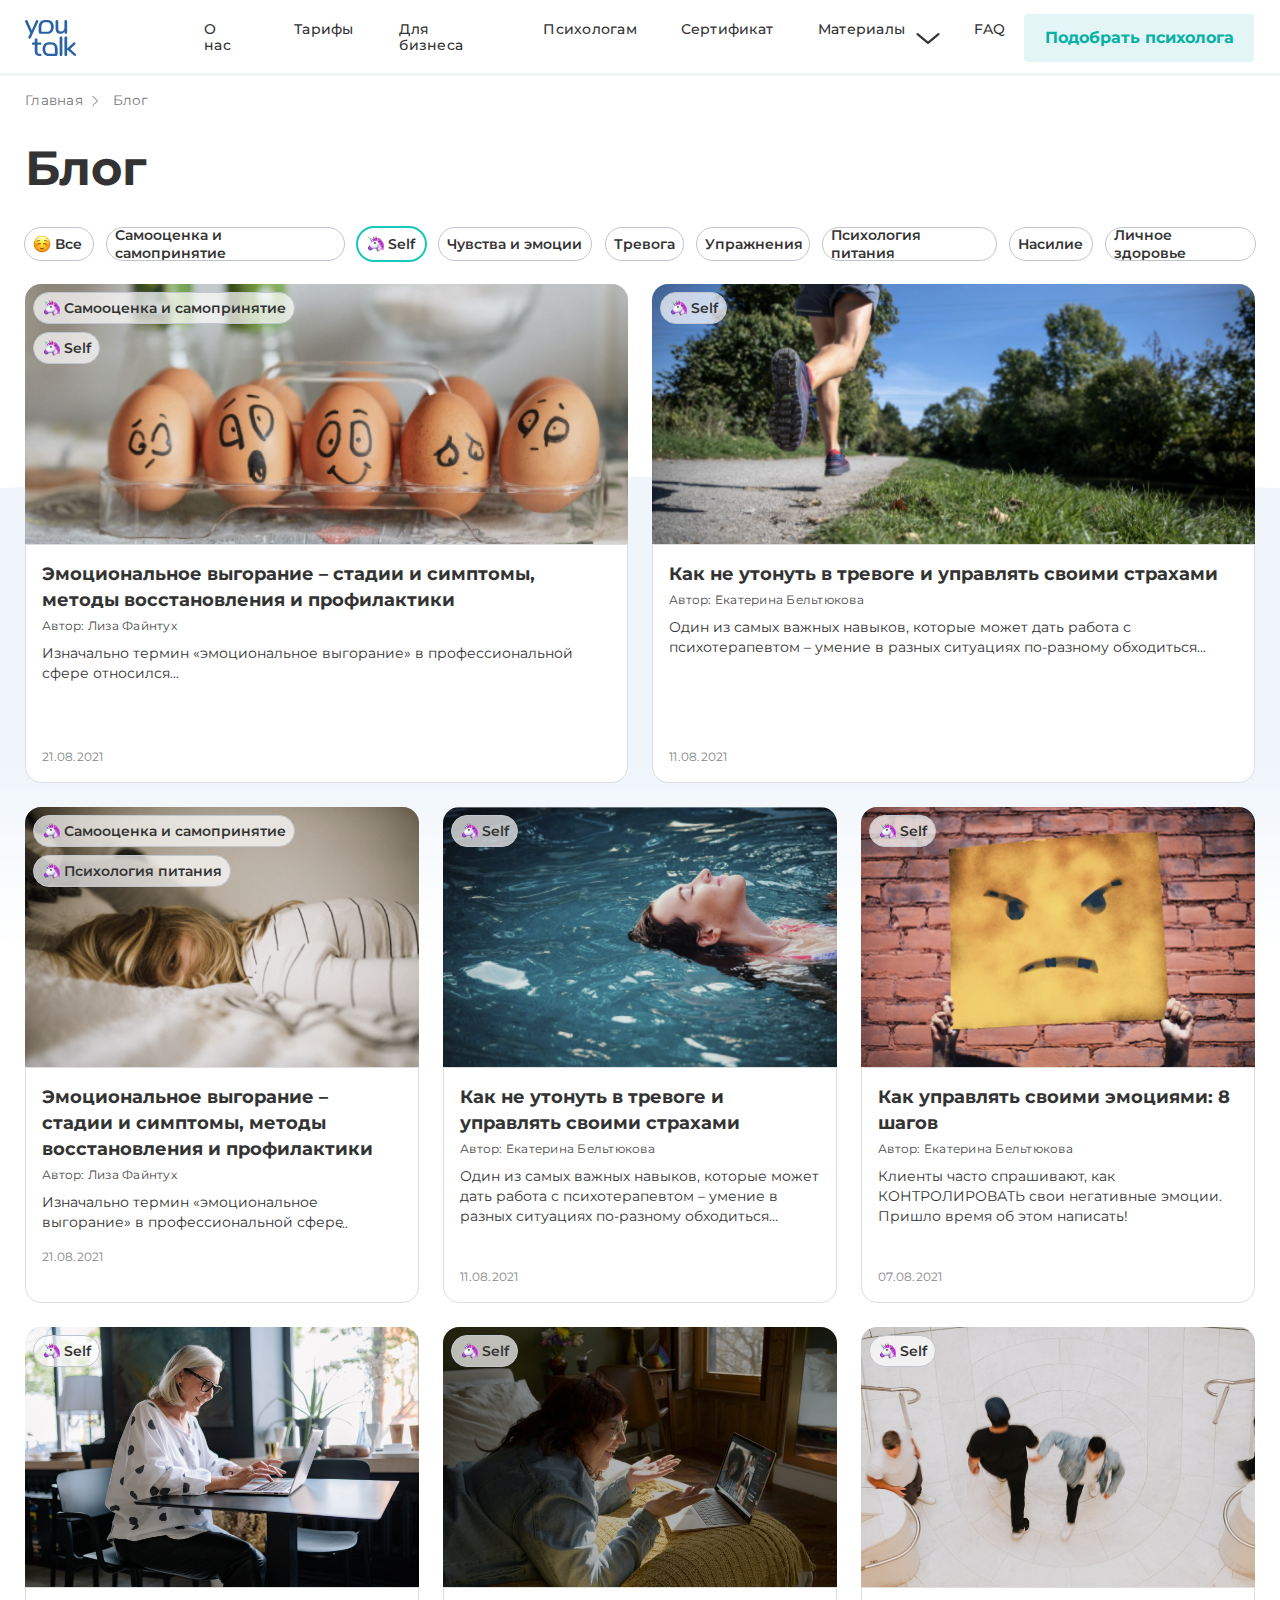
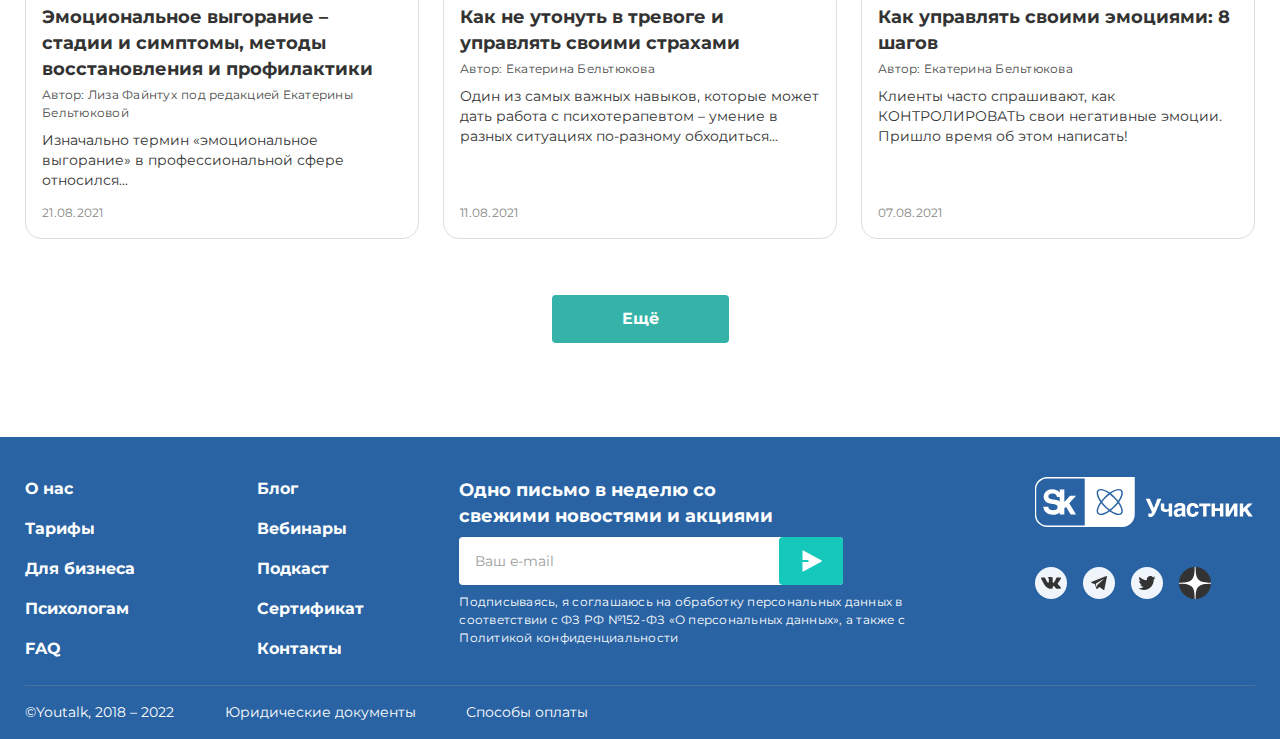
<file: index.html>
<!DOCTYPE html>
<html lang="ru">
  <head>
    <meta charset="utf-8">
    <meta name="viewport" content="width=device-width, initial-scale=1">
    <link rel="stylesheet" href="styles/mainstyle.css">
    <link rel="stylesheet" href="styles/main_adaptive.css">
    <link rel="icon" href="images/favicon.svg">
    <title>YouTalk – блог о психологии</title>
  </head>
  <body>
    <header>
      <div class="header__logo-nav">
        <img src="images/logo.svg" alt="logo" aria-hidden="true">
        <nav class="header__nav">
          <ul class="header__links">
            <li><a href="javascript:void(0);">О нас</a></li>
            <li><a href="javascript:void(0);">Тарифы</a></li>
            <li><a href="javascript:void(0);">Для бизнеса</a></li>
            <li><a href="javascript:void(0);">Психологам</a></li>
            <li><a href="javascript:void(0);">Сертификат</a></li>
            <li class="header__link_special_with-dropdown">Материалы<img class="header__link-image" src="images/down_arrow.svg" alt="выпадающий список"></li>
            <li><a href="javascript:void(0);">FAQ</a></li>
          </ul>
        </nav>
      </div>
      <a href="javascript:void(0);">
        <button class="header__button" type="button">Подобрать психолога</button>
      </a>
      <img src="images/burger_menu.svg" alt="раскрывающееся меню">
    </header>
    <hr>
    <main>
      <div class="main__back-div"></div>
      <div class="main__main-div">
        <section class="main__top-part">
          <p class="top-part__bread-crumbs"><span class="top-part__bread-left"><a class="top-part__bread-link" href="javascript:void(0);">Главная</a><img src="images/right_arrow.svg" alt="right_arrow" aria-hidden="true"></span>Блог</p>
          <h1 class="top-part__heading">Блог</h1>
          <div>
            <div>
              <ul class="top-part__categories-list">
                <li class="top-part__list-item_special_with-icon"><img src="images/smile.svg" alt="smile" aria-hidden="true">Все</li>
                <li>Самооценка и самопринятие</li>
                <li class="top-part__list-item_special_with-icon"><img src="images/unicorn.svg" alt="unicorn" aria-hidden="true">Self</li>
                <li>Чувства и эмоции</li>
                <li>Тревога</li>
                <li>Упражнения</li>
                <li>Психология питания</li>
                <li>Насилие</li>
                <li>Личное здоровье</li>
              </ul>
            </div>
          </div>
        </section>
        <section class="main__middle-part">
          <article class="middle-part__eggs-burnout">
            <a href="javascript:void(0);">
              <p class="middle-part__category"><img src="images/unicorn.svg" alt="unicorn" aria-hidden="true">Самооценка и самопринятие</p>
              <p class="middle-part__category lower"><img src="images/unicorn.svg" alt="unicorn" aria-hidden="true">Self</p>
              <img src="images/eggs_emotions.png" alt="eggs" aria-hidden="true">
              <div class="middle-part__card-info_size_big">
                <span class="card-info__wrapper_big-gap">
                  <span>
                    <span>
                      <h2>Эмоциональное выгорание – стадии и симптомы, методы восстановления и профилактики</h2>
                      <p class="card-info__author dark-grey">Автор: Лиза Файнтух</p>
                    </span>
                    <p class="card-info__description">Изначально термин «эмоциональное выгорание» в профессиональной сфере относился...</p>
                  </span>
                  <p class="card-info__date light-grey">21.08.2021</p>
                </span>
              </div>
            </a>
          </article>
          <article class="middle-part__run-fears">
            <a href="javascript:void(0);">
              <p class="middle-part__category"><img src="images/unicorn.svg" alt="unicorn" aria-hidden="true">Self</p>
              <img src="images/running.png" alt="running_human" aria-hidden="true">
              <div class="middle-part__card-info_size_big">
                <span class="card-info__wrapper_superbig-gap">
                  <span>
                    <span>
                      <h2>Как не утонуть в тревоге и управлять своими страхами</h2>
                      <p class="card-info__author dark-grey">Автор: Екатерина Бельтюкова</p>
                    </span>
                    <p class="card-info__description">Один из самых важных навыков, которые может дать работа с психотерапевтом – умение в разных ситуациях по-разному обходиться...</p>
                  </span>
                  <p class="card-info__date light-grey">11.08.2021</p>
                </span>
              </div>
            </a>
          </article>
          <article class="middle-part__girl-burnout">
            <a href="javascript:void(0);">
              <p class="middle-part__category"><img src="images/unicorn.svg" alt="unicorn" aria-hidden="true">Самооценка и самопринятие</p>
              <p class="middle-part__category lower"><img src="images/unicorn.svg" alt="unicorn" aria-hidden="true">Психология питания</p>
              <img src="images/laing_girl.png" alt="laing_girl" aria-hidden="true">
              <div class="middle-part__card-info_size_small">
                <span class="card-info__wrapper_supersmall-gap">
                  <span>
                    <span>
                      <h2>Эмоциональное выгорание – стадии и симптомы, методы восстановления и профилактики</h2>
                      <p class="card-info__author dark-grey">Автор: Лиза Файнтух</p>
                    </span>
                    <p class="card-info__description">Изначально термин «эмоциональное выгорание» в профессиональной сфере относился...</p>
                  </span>
                  <p class="card-info__date light-grey">21.08.2021</p>
                </span>
              </div>
            </a>
          </article>
          <article class="middle-part__swim-fears">
            <a href="pages/article.html">
              <p class="middle-part__category"><img src="images/unicorn.svg" alt="unicorn" aria-hidden="true">Self</p>
              <img src="images/swimming_girl.png" alt="swimming_girl" aria-hidden="true">
              <div class="middle-part__card-info_size_small">
                <span class="card-info__wrapper_small-gap">
                  <span>
                    <span>
                      <h2>Как не утонуть в тревоге <br>и управлять своими страхами</h2>
                      <p class="card-info__author dark-grey">Автор: Екатерина Бельтюкова</p>
                    </span>
                    <p class="card-info__description">Один из самых важных навыков, которые может дать работа с психотерапевтом – умение в разных ситуациях по-разному обходиться...</p>
                  </span>
                  <p class="card-info__date light-grey">11.08.2021</p>
                </span>
              </div>
            </a>
          </article>
          <article class="middle-part__emotions-smile">
            <a href="javascript:void(0);">
              <p class="middle-part__category"><img src="images/unicorn.svg" alt="unicorn" aria-hidden="true">Self</p>
              <img src="images/angry_smile.png" alt="angry_smile" aria-hidden="true">
              <div class="middle-part__card-info_size_small">
                <span class="card-info__wrapper_middle-gap">
                  <span>
                    <span>
                      <h2>Как управлять своими эмоциями: 8 шагов</h2>
                      <p class="card-info__author dark-grey">Автор: Екатерина Бельтюкова</p>
                    </span>
                    <p class="card-info__description">Клиенты часто спрашивают, как КОНТРОЛИРОВАТЬ свои негативные эмоции. Пришло время об этом написать!</p>
                  </span>
                  <p class="card-info__date light-grey">07.08.2021</p>
                </span>
              </div>
            </a>
          </article>
          <article class="middle-part__woman-burnout">
            <a href="javascript:void(0);">
              <p class="middle-part__category"><img src="images/unicorn.svg" alt="unicorn" aria-hidden="true">Self</p>
              <img src="images/woman_and_notebook1.png" alt="woman_and_notebook1" aria-hidden="true">
              <div class="middle-part__card-info_size_small">
                <span class="card-info__wrapper_supersmall-gap">
                  <span>
                    <span>
                      <h2>Эмоциональное выгорание – стадии и симптомы, методы восстановления и профилактики</h2>
                      <p class="card-info__author dark-grey"><span class="card-info__orig-author">Автор: Лиза Файнтух&nbsp;</span><span class="card-info__editorial">под редакцией Екатерины&nbsp;</span><span>Бельтюковой</span></p>
                    </span>
                    <p class="card-info__description">Изначально термин «эмоциональное выгорание» в профессиональной сфере относился...</p>
                  </span>
                  <p class="card-info__date light-grey">21.08.2021</p>
                </span>
              </div>
            </a>
          </article>
          <article class="middle-part__woman-fears">
            <a href="javascript:void(0);">
              <p class="middle-part__category"><img src="images/unicorn.svg" alt="unicorn" aria-hidden="true">Self</p>
              <img src="images/woman_and_notebook2.png" alt="woman_and_notebook2" aria-hidden="true">
              <div class="middle-part__card-info_size_small">
                <span class="card-info__wrapper_small-gap">
                  <span>
                    <span>
                      <h2>Как не утонуть в тревоге <br>и управлять своими страхами</h2>
                      <p class="card-info__author dark-grey">Автор: Екатерина Бельтюкова</p>
                    </span>
                    <p class="card-info__description">Один из самых важных навыков, которые может дать работа с психотерапевтом – умение в разных ситуациях по-разному обходиться...</p>
                  </span>
                  <p class="card-info__date light-grey">11.08.2021</p>
                </span>
              </div>
            </a>
          </article>
          <article class="middle-part__emotions-men">
            <a href="javascript:void(0);">
              <p class="middle-part__category"><img src="images/unicorn.svg" alt="unicorn" aria-hidden="true">Self</p>
              <img src="images/men.png" alt="two_men" aria-hidden="true">
              <div class="middle-part__card-info_size_small">
                <span class="card-info__wrapper_middle-gap">
                  <span>
                    <span>
                      <h2>Как управлять своими эмоциями: 8 шагов</h2>
                      <p class="card-info__author dark-grey">Автор: Екатерина Бельтюкова</p>
                    </span>
                    <p class="card-info__description">Клиенты часто спрашивают, как КОНТРОЛИРОВАТЬ свои негативные эмоции. Пришло время об этом написать!</p>
                  </span>
                  <p class="card-info__date light-grey">07.08.2021</p>
                </span>
              </div>
            </a>
          </article>
        </section>
        <div class="main__bottom-part">
          <button class="main__button" type="button">Ещё</button>
        </div>
      </div>
    </main>
    <footer>
      <section class="footer__main-part">
        <nav>
          <ul class="footer__nav-links">
            <li class="footer__nav-link_position_left"><a href="javascript:void(0);">О нас</a></li>
            <li class="footer__nav-link_position_left"><a href="javascript:void(0);">Тарифы</a></li>
            <li class="footer__nav-link_position_left"><a href="javascript:void(0);">Для бизнеса</a></li>
            <li class="footer__nav-link_position_left"><a href="javascript:void(0);">Психологам</a></li>
            <li class="footer__nav-link_position_left"><a href="javascript:void(0);">FAQ</a></li>
            <li class="footer__nav-link_position_right"><a href="javascript:void(0);">Блог</a></li>
            <li class="footer__nav-link_position_right"><a href="javascript:void(0);">Вебинары</a></li>
            <li class="footer__nav-link_position_right"><a href="javascript:void(0);">Подкаст</a></li>
            <li class="footer__nav-link_position_right"><a href="javascript:void(0);">Сертификат</a></li>
            <li class="footer__nav-link_position_right"><a href="javascript:void(0);">Контакты</a></li>
          </ul>
        </nav>
        <form class="footer__form">
          <label for="e-mail">Одно письмо в неделю со свежими <br>новостями и акциями</label>
          <div class="form__underlay"></div>
          <div class="form__surface">
            <input id="e-mail" class="form__input" type="email" placeholder="Ваш e-mail" required>
            <button class="form__button" type="submit" title="Подписаться"><img src="images/send.svg" alt="send" aria-hidden="true"></button>
          </div>
          <p class="form__info">Подписываясь, я соглашаюсь на обработку персональных данных в соответствии с <a class="form__law" href="https://www.consultant.ru/document/cons_doc_LAW_61801/" target="_blank">ФЗ РФ №152-ФЗ «О персональных данных»</a>, а также с <a class="form__pp" href="javascript:void(0);">Политикой конфиденциальности</a></p>
        </form>
        <div class="footer__social">
          <span>
            <a class="footer__participant" href="javascript:void(0);" title="Участник"><img src="images/participant_icon.svg" alt="participant_icon" aria-hidden="true"><img src="images/participant_inscription.svg" alt="participant_inscription" aria-hidden="true"></a>
          </span>
          <span class="footer__social-links">
            <a href="javascript:void(0);" title="Ссылка на наше сообщество в VK"><img src="images/vk_icon.svg" alt="vk" aria-hidden="true"></a>
            <a href="javascript:void(0);" title="Ссылка на наш Telegram-канал"><img src="images/telegram_icon.svg" alt="telegram" aria-hidden="true"></a>
            <a href="javascript:void(0);" title="Ссылка на наш Twitter"><img src="images/twitter_icon.svg" alt="twitter" aria-hidden="true"></a>
            <a href="javascript:void(0);" title="Ссылка на наш канал в Яндекс Дзене"><img src="images/yandex_dzen_icon.svg" alt="yandex_dzen" aria-hidden="true"></a>
          </span>
        </div>
      </section>
      <hr>
      <span class="footer__bottom-part">
        <p>©Youtalk, 2018 – 2022</p>
        <a href="javascript:void(0);">Юридические документы</a>
        <a href="javascript:void(0);">Способы оплаты</a>
      </span>
    </footer>
  </body>
</html>
</file>
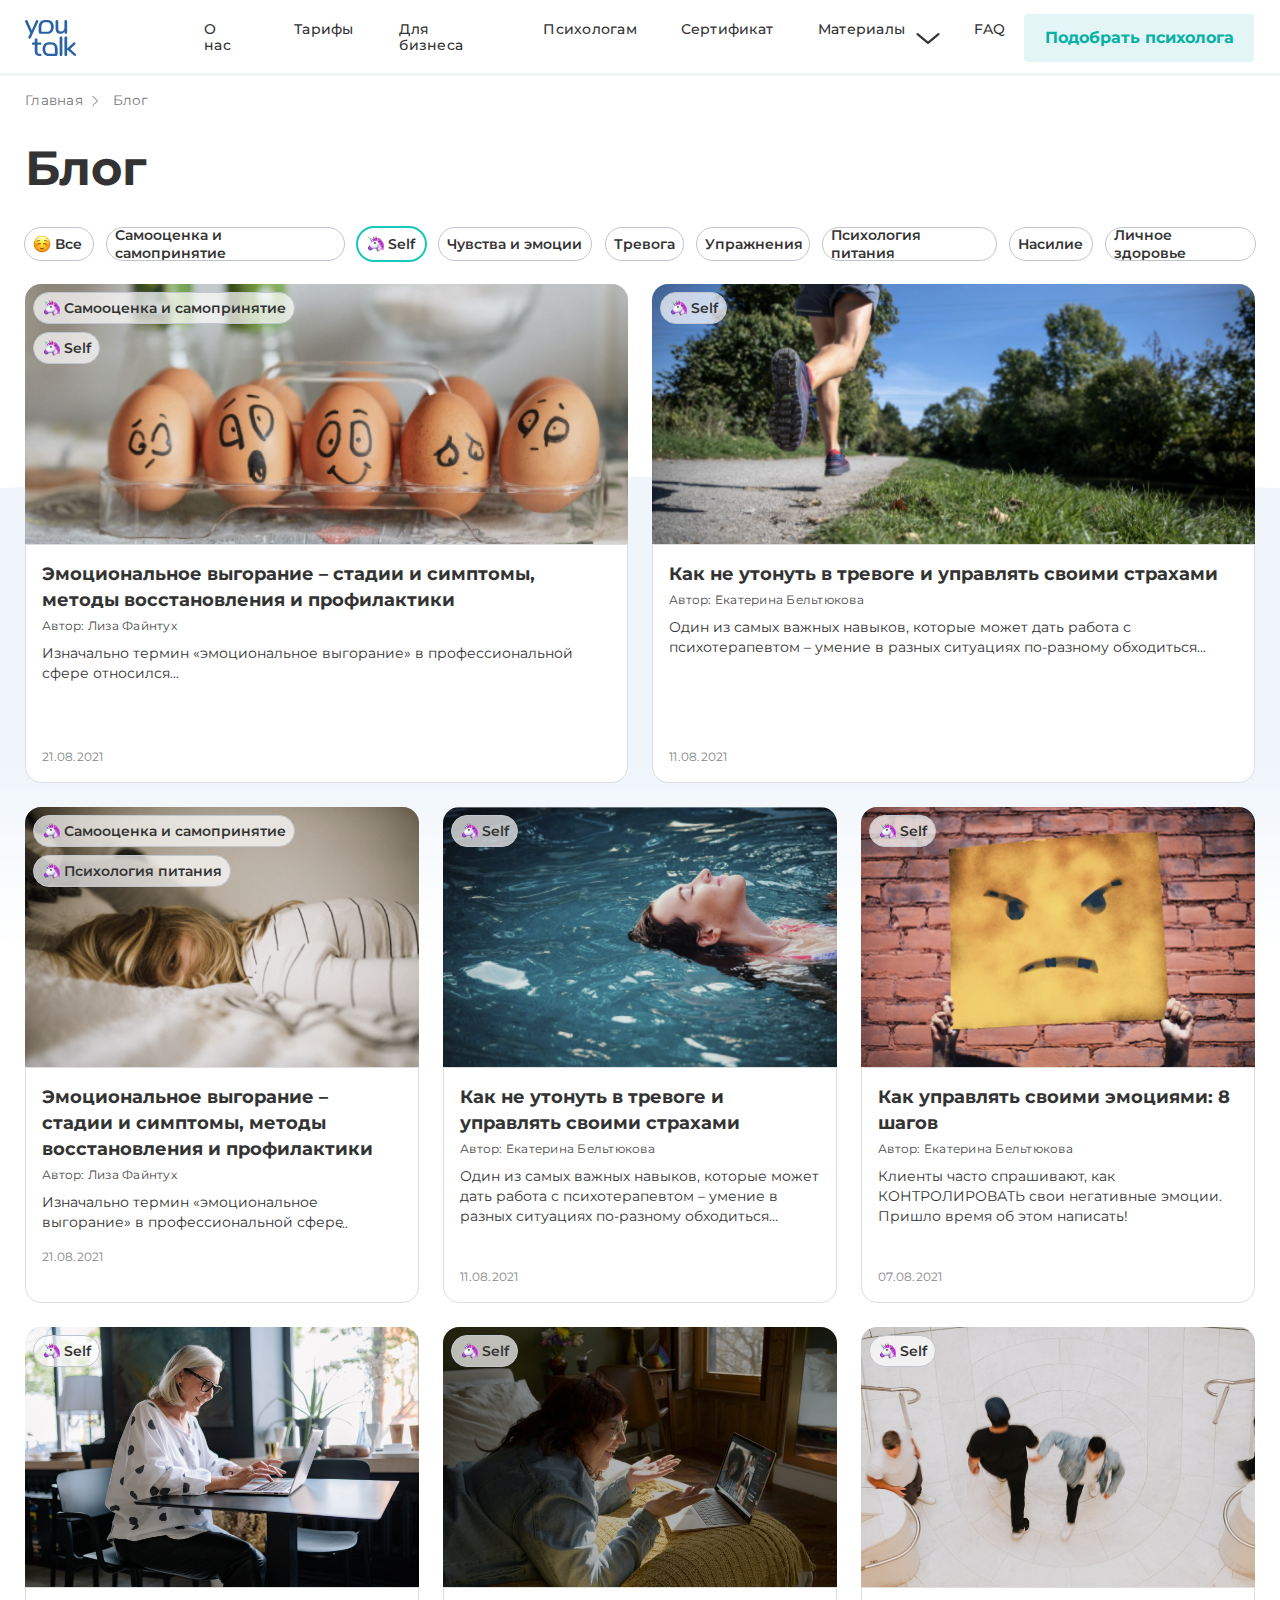
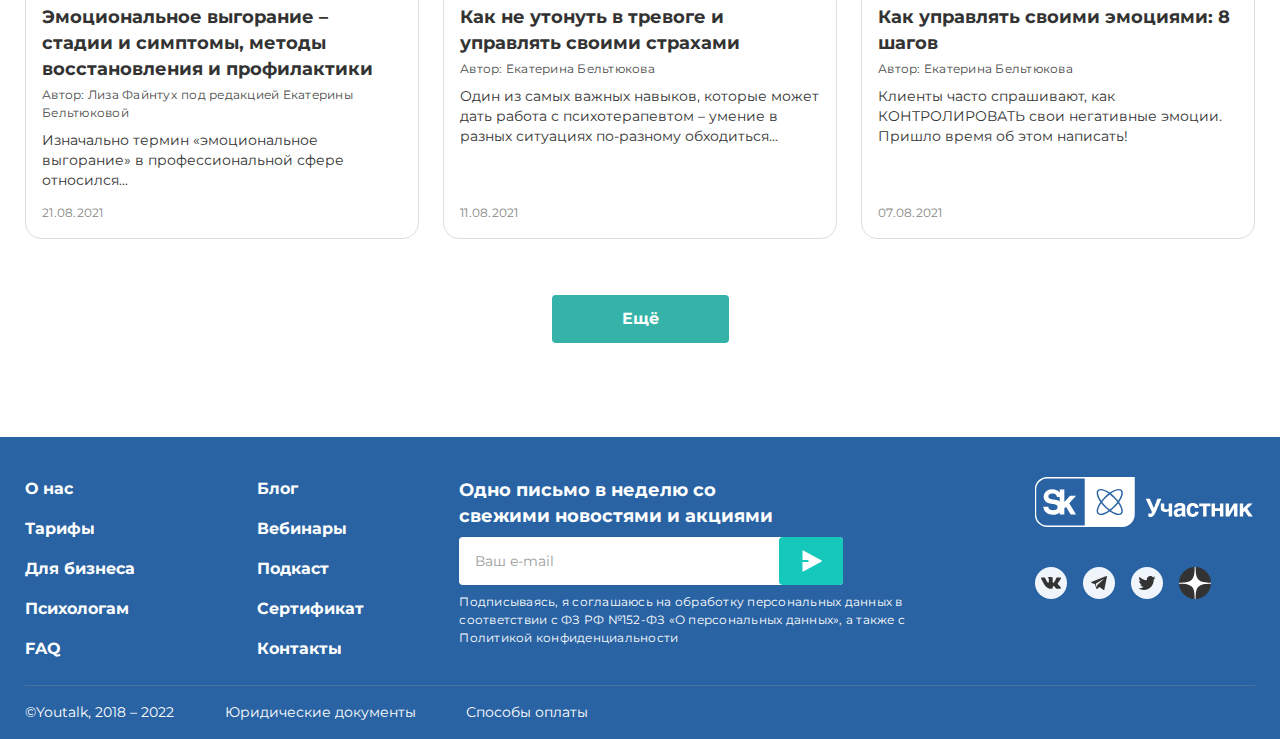
<file: pages/index.html>
<!DOCTYPE html>
<html lang="ru">
  <head>
    <meta charset="utf-8">
    <meta name="viewport" content="width=device-width, initial-scale=1">
    <link rel="stylesheet" href="../styles/mainstyle.css">
    <link rel="stylesheet" href="../styles/main_adaptive.css">
    <link rel="icon" href="../images/favicon.svg">
    <title>YouTalk – блог о психологии</title>
  </head>
  <body>
    <header>
      <div class="header__logo-nav">
        <img src="../images/logo.svg" alt="logo" aria-hidden="true">
        <nav class="header__nav">
          <ul class="header__links">
            <li><a href="javascript:void(0);">О нас</a></li>
            <li><a href="javascript:void(0);">Тарифы</a></li>
            <li><a href="javascript:void(0);">Для бизнеса</a></li>
            <li><a href="javascript:void(0);">Психологам</a></li>
            <li><a href="javascript:void(0);">Сертификат</a></li>
            <li class="header__link_special_with-dropdown">Материалы<img class="header__link-image" src="../images/down_arrow.svg" alt="выпадающий список"></li>
            <li><a href="javascript:void(0);">FAQ</a></li>
          </ul>
        </nav>
      </div>
      <a href="javascript:void(0);">
        <button class="header__button" type="button">Подобрать психолога</button>
      </a>
      <img src="../images/burger_menu.svg" alt="раскрывающееся меню">
    </header>
    <hr>
    <main>
      <div class="main__back-div"></div>
      <div class="main__main-div">
        <section class="main__top-part">
          <p class="top-part__bread-crumbs"><span class="top-part__bread-left"><a class="top-part__bread-link" href="javascript:void(0);">Главная</a><img src="../images/right_arrow.svg" alt="right_arrow" aria-hidden="true"></span>Блог</p>
          <h1 class="top-part__heading">Блог</h1>
          <div>
            <div>
              <ul class="top-part__categories-list">
                <li class="top-part__list-item_special_with-icon"><img src="../images/smile.svg" alt="smile" aria-hidden="true">Все</li>
                <li>Самооценка и самопринятие</li>
                <li class="top-part__list-item_special_with-icon"><img src="../images/unicorn.svg" alt="unicorn" aria-hidden="true">Self</li>
                <li>Чувства и эмоции</li>
                <li>Тревога</li>
                <li>Упражнения</li>
                <li>Психология питания</li>
                <li>Насилие</li>
                <li>Личное здоровье</li>
              </ul>
            </div>
          </div>
        </section>
        <section class="main__middle-part">
          <article class="middle-part__eggs-burnout">
            <a href="javascript:void(0);">
              <p class="middle-part__category"><img src="../images/unicorn.svg" alt="unicorn" aria-hidden="true">Самооценка и самопринятие</p>
              <p class="middle-part__category lower"><img src="../images/unicorn.svg" alt="unicorn" aria-hidden="true">Self</p>
              <img src="../images/eggs_emotions.png" alt="eggs" aria-hidden="true">
              <div class="middle-part__card-info_size_big">
                <span class="card-info__wrapper_big-gap">
                  <span>
                    <span>
                      <h2>Эмоциональное выгорание – стадии и симптомы, методы восстановления и профилактики</h2>
                      <p class="card-info__author dark-grey">Автор: Лиза Файнтух</p>
                    </span>
                    <p class="card-info__description">Изначально термин «эмоциональное выгорание» в профессиональной сфере относился...</p>
                  </span>
                  <p class="card-info__date light-grey">21.08.2021</p>
                </span>
              </div>
            </a>
          </article>
          <article class="middle-part__run-fears">
            <a href="javascript:void(0);">
              <p class="middle-part__category"><img src="../images/unicorn.svg" alt="unicorn" aria-hidden="true">Self</p>
              <img src="../images/running.png" alt="running_human" aria-hidden="true">
              <div class="middle-part__card-info_size_big">
                <span class="card-info__wrapper_superbig-gap">
                  <span>
                    <span>
                      <h2>Как не утонуть в тревоге и управлять своими страхами</h2>
                      <p class="card-info__author dark-grey">Автор: Екатерина Бельтюкова</p>
                    </span>
                    <p class="card-info__description">Один из самых важных навыков, которые может дать работа с психотерапевтом – умение в разных ситуациях по-разному обходиться...</p>
                  </span>
                  <p class="card-info__date light-grey">11.08.2021</p>
                </span>
              </div>
            </a>
          </article>
          <article class="middle-part__girl-burnout">
            <a href="javascript:void(0);">
              <p class="middle-part__category"><img src="../images/unicorn.svg" alt="unicorn" aria-hidden="true">Самооценка и самопринятие</p>
              <p class="middle-part__category lower"><img src="../images/unicorn.svg" alt="unicorn" aria-hidden="true">Психология питания</p>
              <img src="../images/laing_girl.png" alt="laing_girl" aria-hidden="true">
              <div class="middle-part__card-info_size_small">
                <span class="card-info__wrapper_supersmall-gap">
                  <span>
                    <span>
                      <h2>Эмоциональное выгорание – стадии и симптомы, методы восстановления и профилактики</h2>
                      <p class="card-info__author dark-grey">Автор: Лиза Файнтух</p>
                    </span>
                    <p class="card-info__description">Изначально термин «эмоциональное выгорание» в профессиональной сфере относился...</p>
                  </span>
                  <p class="card-info__date light-grey">21.08.2021</p>
                </span>
              </div>
            </a>
          </article>
          <article class="middle-part__swim-fears">
            <a href="article.html">
              <p class="middle-part__category"><img src="../images/unicorn.svg" alt="unicorn" aria-hidden="true">Self</p>
              <img src="../images/swimming_girl.png" alt="swimming_girl" aria-hidden="true">
              <div class="middle-part__card-info_size_small">
                <span class="card-info__wrapper_small-gap">
                  <span>
                    <span>
                      <h2>Как не утонуть в тревоге <br>и управлять своими страхами</h2>
                      <p class="card-info__author dark-grey">Автор: Екатерина Бельтюкова</p>
                    </span>
                    <p class="card-info__description">Один из самых важных навыков, которые может дать работа с психотерапевтом – умение в разных ситуациях по-разному обходиться...</p>
                  </span>
                  <p class="card-info__date light-grey">11.08.2021</p>
                </span>
              </div>
            </a>
          </article>
          <article class="middle-part__emotions-smile">
            <a href="javascript:void(0);">
              <p class="middle-part__category"><img src="../images/unicorn.svg" alt="unicorn" aria-hidden="true">Self</p>
              <img src="../images/angry_smile.png" alt="angry_smile" aria-hidden="true">
              <div class="middle-part__card-info_size_small">
                <span class="card-info__wrapper_middle-gap">
                  <span>
                    <span>
                      <h2>Как управлять своими эмоциями: 8 шагов</h2>
                      <p class="card-info__author dark-grey">Автор: Екатерина Бельтюкова</p>
                    </span>
                    <p class="card-info__description">Клиенты часто спрашивают, как КОНТРОЛИРОВАТЬ свои негативные эмоции. Пришло время об этом написать!</p>
                  </span>
                  <p class="card-info__date light-grey">07.08.2021</p>
                </span>
              </div>
            </a>
          </article>
          <article class="middle-part__woman-burnout">
            <a href="javascript:void(0);">
              <p class="middle-part__category"><img src="../images/unicorn.svg" alt="unicorn" aria-hidden="true">Self</p>
              <img src="../images/woman_and_notebook1.png" alt="woman_and_notebook1" aria-hidden="true">
              <div class="middle-part__card-info_size_small">
                <span class="card-info__wrapper_supersmall-gap">
                  <span>
                    <span>
                      <h2>Эмоциональное выгорание – стадии и симптомы, методы восстановления и профилактики</h2>
                      <p class="card-info__author dark-grey"><span class="card-info__orig-author">Автор: Лиза Файнтух&nbsp;</span><span class="card-info__editorial">под редакцией Екатерины&nbsp;</span><span>Бельтюковой</span></p>
                    </span>
                    <p class="card-info__description">Изначально термин «эмоциональное выгорание» в профессиональной сфере относился...</p>
                  </span>
                  <p class="card-info__date light-grey">21.08.2021</p>
                </span>
              </div>
            </a>
          </article>
          <article class="middle-part__woman-fears">
            <a href="javascript:void(0);">
              <p class="middle-part__category"><img src="../images/unicorn.svg" alt="unicorn" aria-hidden="true">Self</p>
              <img src="../images/woman_and_notebook2.png" alt="woman_and_notebook2" aria-hidden="true">
              <div class="middle-part__card-info_size_small">
                <span class="card-info__wrapper_small-gap">
                  <span>
                    <span>
                      <h2>Как не утонуть в тревоге <br>и управлять своими страхами</h2>
                      <p class="card-info__author dark-grey">Автор: Екатерина Бельтюкова</p>
                    </span>
                    <p class="card-info__description">Один из самых важных навыков, которые может дать работа с психотерапевтом – умение в разных ситуациях по-разному обходиться...</p>
                  </span>
                  <p class="card-info__date light-grey">11.08.2021</p>
                </span>
              </div>
            </a>
          </article>
          <article class="middle-part__emotions-men">
            <a href="javascript:void(0);">
              <p class="middle-part__category"><img src="../images/unicorn.svg" alt="unicorn" aria-hidden="true">Self</p>
              <img src="../images/men.png" alt="two_men" aria-hidden="true">
              <div class="middle-part__card-info_size_small">
                <span class="card-info__wrapper_middle-gap">
                  <span>
                    <span>
                      <h2>Как управлять своими эмоциями: 8 шагов</h2>
                      <p class="card-info__author dark-grey">Автор: Екатерина Бельтюкова</p>
                    </span>
                    <p class="card-info__description">Клиенты часто спрашивают, как КОНТРОЛИРОВАТЬ свои негативные эмоции. Пришло время об этом написать!</p>
                  </span>
                  <p class="card-info__date light-grey">07.08.2021</p>
                </span>
              </div>
            </a>
          </article>
        </section>
        <div class="main__bottom-part">
          <button class="main__button" type="button">Ещё</button>
        </div>
      </div>
    </main>
    <footer>
      <section class="footer__main-part">
        <nav>
          <ul class="footer__nav-links">
            <li class="footer__nav-link_position_left"><a href="javascript:void(0);">О нас</a></li>
            <li class="footer__nav-link_position_left"><a href="javascript:void(0);">Тарифы</a></li>
            <li class="footer__nav-link_position_left"><a href="javascript:void(0);">Для бизнеса</a></li>
            <li class="footer__nav-link_position_left"><a href="javascript:void(0);">Психологам</a></li>
            <li class="footer__nav-link_position_left"><a href="javascript:void(0);">FAQ</a></li>
            <li class="footer__nav-link_position_right"><a href="javascript:void(0);">Блог</a></li>
            <li class="footer__nav-link_position_right"><a href="javascript:void(0);">Вебинары</a></li>
            <li class="footer__nav-link_position_right"><a href="javascript:void(0);">Подкаст</a></li>
            <li class="footer__nav-link_position_right"><a href="javascript:void(0);">Сертификат</a></li>
            <li class="footer__nav-link_position_right"><a href="javascript:void(0);">Контакты</a></li>
          </ul>
        </nav>
        <form class="footer__form">
          <label for="e-mail">Одно письмо в неделю со свежими <br>новостями и акциями</label>
          <div class="form__underlay"></div>
          <div class="form__surface">
            <input id="e-mail" class="form__input" type="email" placeholder="Ваш e-mail" required>
            <button class="form__button" type="submit" title="Подписаться"><img src="../images/send.svg" alt="send" aria-hidden="true"></button>
          </div>
          <p class="form__info">Подписываясь, я соглашаюсь на обработку персональных данных в соответствии с <a class="form__law" href="https://www.consultant.ru/document/cons_doc_LAW_61801/" target="_blank">ФЗ РФ №152-ФЗ «О персональных данных»</a>, а также с <a class="form__pp" href="javascript:void(0);">Политикой конфиденциальности</a></p>
        </form>
        <div class="footer__social">
          <span>
            <a class="footer__participant" href="javascript:void(0);" title="Участник"><img src="../images/participant_icon.svg" alt="participant_icon" aria-hidden="true"><img src="../images/participant_inscription.svg" alt="participant_inscription" aria-hidden="true"></a>
          </span>
          <span class="footer__social-links">
            <a href="javascript:void(0);" title="Ссылка на наше сообщество в VK"><img src="../images/vk_icon.svg" alt="vk" aria-hidden="true"></a>
            <a href="javascript:void(0);" title="Ссылка на наш Telegram-канал"><img src="../images/telegram_icon.svg" alt="telegram" aria-hidden="true"></a>
            <a href="javascript:void(0);" title="Ссылка на наш Twitter"><img src="../images/twitter_icon.svg" alt="twitter" aria-hidden="true"></a>
            <a href="javascript:void(0);" title="Ссылка на наш канал в Яндекс Дзене"><img src="../images/yandex_dzen_icon.svg" alt="yandex_dzen" aria-hidden="true"></a>
          </span>
        </div>
      </section>
      <hr>
      <span class="footer__bottom-part">
        <p>©Youtalk, 2018 – 2022</p>
        <a href="javascript:void(0);">Юридические документы</a>
        <a href="javascript:void(0);">Способы оплаты</a>
      </span>
    </footer>
  </body>
</html>
</file>
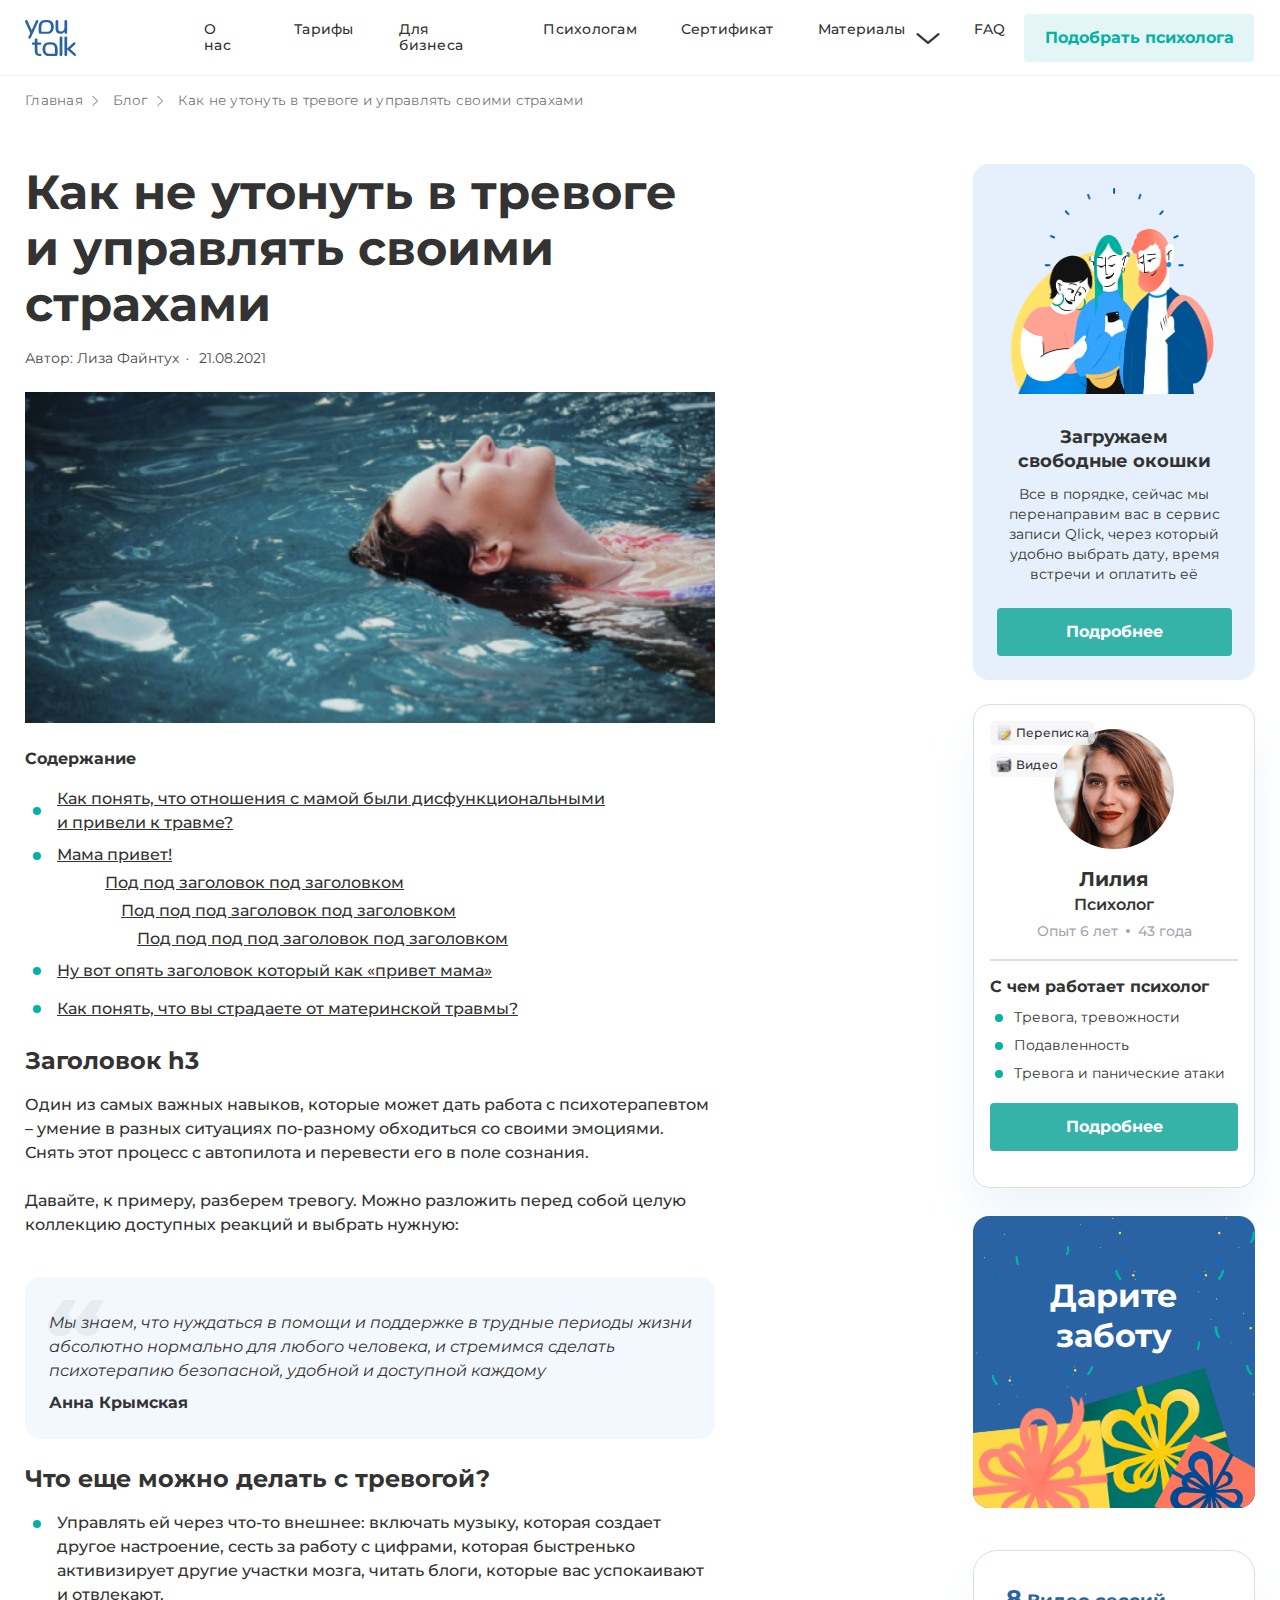
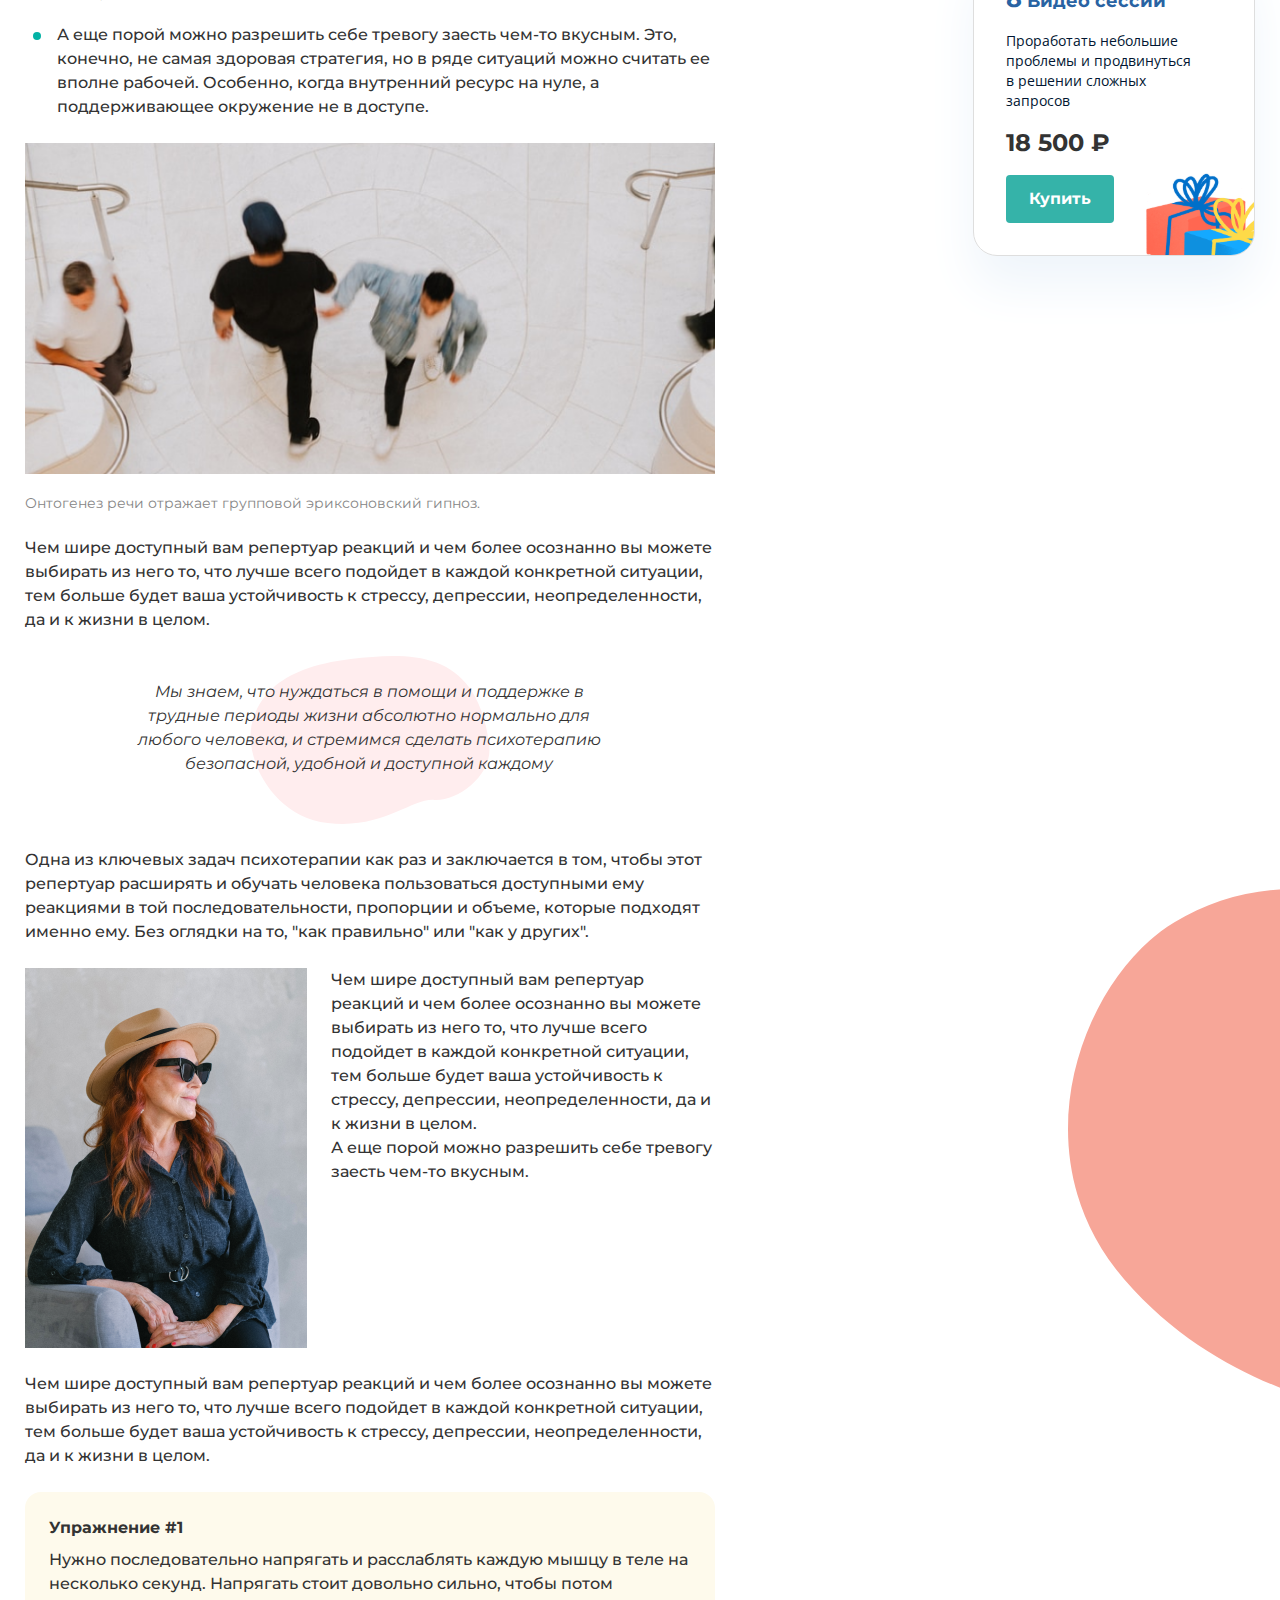
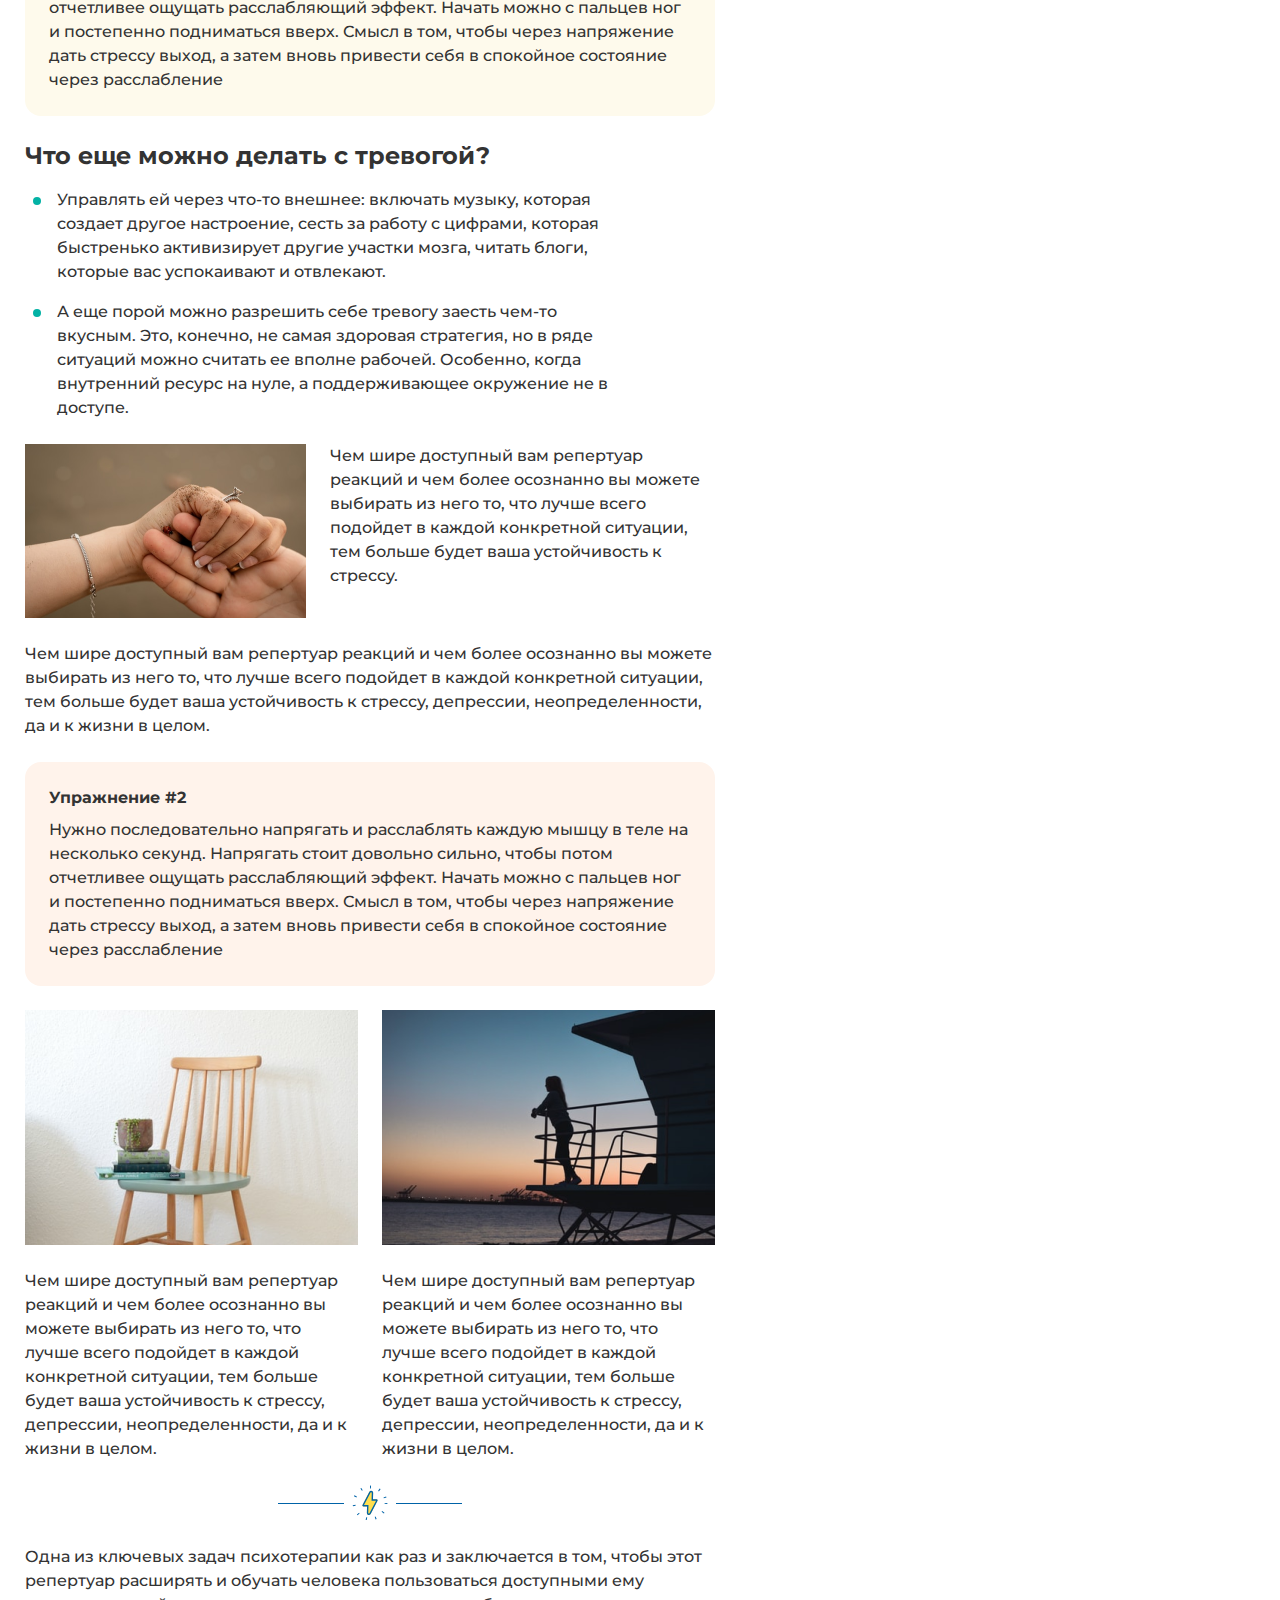
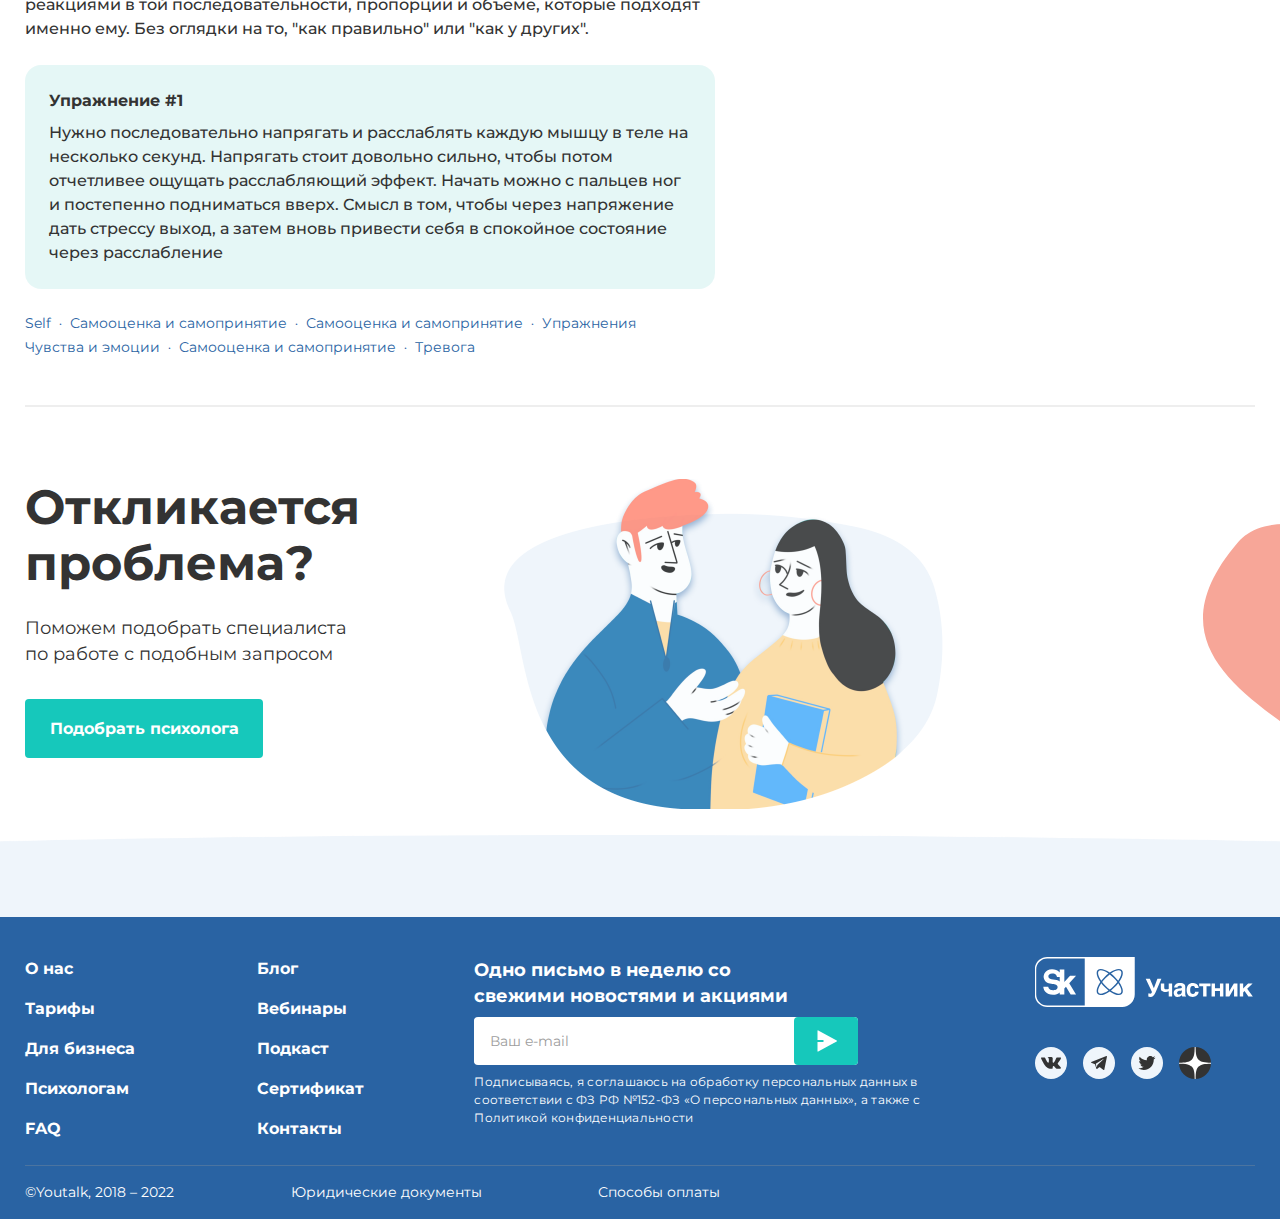
<file: pages/article.html>
<!DOCTYPE html>
<html lang="ru">
  <head>
    <meta charset="utf-8">
    <meta name="viewport" content="width=device-width, initial-scale=1">
    <link rel="stylesheet" href="../styles/article_style.css">
    <link rel="stylesheet" href="../styles/article_adaptive.css">
    <link rel="icon" href="../images/favicon.svg">
    <title>Статья | Как не утонуть в тревоге...</title>
  </head>
  <body>
    <header>
      <div class="header__logo-nav">
        <img src="../images/logo.svg" alt="logo" aria-hidden="true">
        <nav class="header__nav">
          <ul class="header__links">
            <li><a href="javascript:void(0);">О нас</a></li>
            <li><a href="javascript:void(0);">Тарифы</a></li>
            <li><a href="javascript:void(0);">Для бизнеса</a></li>
            <li><a href="javascript:void(0);">Психологам</a></li>
            <li><a href="javascript:void(0);">Сертификат</a></li>
            <li class="header__link_special_with-dropdown">Материалы<img class="header__link-image" src="../images/down_arrow.svg" alt="выпадающий список"></li>
            <li><a href="javascript:void(0);">FAQ</a></li>
          </ul>
        </nav>
      </div>
      <a href="javascript:void(0);">
        <button class="header__button" type="button">Подобрать психолога</button>
      </a>
      <img src="../images/burger_menu.svg" alt="раскрывающееся меню">
    </header>
    <hr>
    <main>
      <div class="main__main-div">
        <section class="main__top-part">
          <p class="top-part__bread-crumbs"><span class="top-part__bread-left"><a class="top-part__bread-link" href="javascript:void(0);">Главная</a><img src="../images/right_arrow.svg" alt="right_arrow" aria-hidden="true"></span><span class="top-part__bread-center"><a class="top-part__bread-link" href="../index.html">Блог</a><img src="../images/right_arrow.svg" alt="right_arrow" aria-hidden="true"></span><span>Как не утонуть в тревоге и управлять своими страхами</span></p>
          <h1 class="text_color">Как не утонуть в тревоге <br>и управлять своими <br>страхами</h1>
          <div class="top-part__author-date size14_height20_r">
            <p>Автор: Лиза Файнтух</p>
            <p>21.08.2021</p>
            <p>Self</p>
          </div>
          <img src="../images/swimming_girl.png" alt="swimming girl" aria-hidden="true">
        </section>
        <section class="main__contents">
          <h4 class="size16_height24_b text_color">Содержание</h4>
          <ul class="size16_height24_m text_color">
            <li>Как понять, что отношения с мамой были дисфункциональными <br>и привели к травме?</li>
            <li class="contents__second-list-item_marker-position_top">Мама привет!
              <ul class="contents__double-subtitle">
                <li>Под под заголовок под заголовком
                  <ul class="contents__triple-subtitle">
                    <li>Под под под заголовок под заголовком
                      <ul class="contents__quadruple-subtitle">
                        <li>Под под под под заголовок под заголовком</li>
                      </ul>
                    </li>
                  </ul>
                </li>
              </ul>
            </li>
            <li>Ну вот опять заголовок который как «привет мама»</li>
            <li>Как понять, что вы страдаете от материнской травмы?</li>
          </ul>
        </section>
        <section class="main__article-content">
          <h3 class="size24_height32_b text_color">Заголовок h3</h3>
          <p class="article-content__introduction size16_height24_m text_color"><span>Один из самых важных навыков, которые может дать работа с психотерапевтом </span><br><span>– умение в разных ситуациях по-разному обходиться со своими эмоциями. </span><br><span>Снять этот процесс с автопилота и перевести его в поле сознания. </span><br><br><span>Давайте, к примеру, разберем тревогу. Можно разложить перед собой целую </span><br><span>коллекцию доступных реакций и выбрать нужную:</span></p>
          <div class="article-content__specialist-statement">
            <picture>
              <source srcset="../images/quotes_22.svg" media="(max-width: 413px)">
              <source srcset="../images/quotes_30.svg" media="(min-width: 414px) and (max-width: 767px)">
              <source srcset="../images/quotes_60.svg" media="(min-width: 768px) and (max-width: 1023px)">
              <source srcset="../images/quotes_71.svg" media="(min-width: 1024px) and (max-width: 1060px)">
              <img src="../images/quotes_orig.svg" alt="quotes" aria-hidden="true">
            </picture>
            <p class="text_color">Мы знаем, что нуждаться в помощи и поддержке в трудные периоды жизни абсолютно нормально для любого человека, и стремимся сделать психотерапию безопасной, удобной и доступной каждому</p>
            <p class="size16_height24_b text_color">Анна Крымская</p>
          </div>
          <h3 class="article-content__what-else size24_height32_b text_color">Что еще можно делать с тревогой?</h3>
          <ul class="size16_height24_m text_color">
            <li>Управлять ей через что-то внешнее: включать музыку, которая создает <br>другое настроение, сесть за работу с цифрами, которая быстренько <br>активизирует другие участки мозга, читать блоги, которые вас успокаивают <br>и отвлекают.</li>
            <li>А еще порой можно разрешить себе тревогу заесть чем-то вкусным. Это, <br>конечно, не самая здоровая стратегия, но в ряде ситуаций можно считать ее <br>вполне рабочей. Особенно, когда внутренний ресурс на нуле, а <br>поддерживающее окружение не в доступе.</li>
          </ul>
          <figure>
            <img class="article-content__men-image" src="../images/men.png" alt="men" aria-hidden="true">
            <figcaption>Онтогенез речи отражает групповой эриксоновский гипноз.</figcaption>
          </figure>
          <p class="size16_height24_m text_color margin24_t_b">Чем шире доступный вам репертуар реакций и чем более осознанно вы можете <br>выбирать из него то, что лучше всего подойдет в каждой конкретной ситуации, <br>тем больше будет ваша устойчивость к стрессу, депрессии, неопределенности, <br>да и к жизни в целом.</p>
          <div class="article-content__statement-repeat">
            <p class="text_color">Мы знаем, что нуждаться в помощи и поддержке в трудные периоды жизни абсолютно нормально для любого человека, и стремимся сделать психотерапию безопасной, удобной и доступной каждому</p>
            <img src="../images/small_ellipse.svg" alt="small ellipse" aria-hidden="true">
          </div>
          <p class="size16_height24_m text_color margin24_t_b">Одна из ключевых задач психотерапии как раз и заключается в том, чтобы этот <br>репертуар расширять и обучать человека пользоваться доступными ему <br>реакциями в той последовательности, пропорции и объеме, которые подходят <br>именно ему. Без оглядки на то, "как правильно" или "как у других".</p>
          <div class="article-content__image-advice">
            <img src="../images/red_hair_woman.png" alt="red hair woman" aria-hidden="true">
            <p class="size16_height24_m text_color">Чем шире доступный вам репертуар <br>реакций и чем более осознанно вы можете <br>выбирать из него то, что лучше всего <br>подойдет в каждой конкретной ситуации, <br>тем больше будет ваша устойчивость к <br>стрессу, депрессии, неопределенности, да и <br>к жизни в целом. <br>А еще порой можно разрешить себе тревогу <br>заесть чем-то вкусным.</p>
          </div>
          <p class="size16_height24_m text_color margin24_t_b">Чем шире доступный вам репертуар реакций и чем более осознанно вы можете <br>выбирать из него то, что лучше всего подойдет в каждой конкретной ситуации, <br>тем больше будет ваша устойчивость к стрессу, депрессии, неопределенности, <br>да и к жизни в целом.</p>
          <div class="article-content__excercise">
            <h4 class="article-content__excercise-first size16_height24_b text_color">Упражнение #1</h4>
            <p class="size16_height24_m text_color">Нужно последовательно напрягать и расслаблять каждую мышцу в теле на несколько секунд. Напрягать стоит довольно сильно, чтобы потом отчетливее ощущать расслабляющий эффект. Начать можно с пальцев ног и постепенно подниматься вверх. Смысл в том, чтобы через напряжение дать стрессу выход, а затем вновь привести себя в спокойное состояние через расслабление</p>
          </div>
          <h3 class="article-content__what-else size24_height32_b text_color">Что еще можно делать с тревогой?</h3>
          <ul class="size16_height24_m text_color">
            <li>Управлять ей через что-то внешнее: включать музыку, которая <br>создает другое настроение, сесть за работу с цифрами, которая <br>быстренько активизирует другие участки мозга, читать блоги, <br>которые вас успокаивают и отвлекают.</li>
            <li>А еще порой можно разрешить себе тревогу заесть чем-то <br>вкусным. Это, конечно, не самая здоровая стратегия, но в ряде <br>ситуаций можно считать ее вполне рабочей. Особенно, когда <br>внутренний ресурс на нуле, а поддерживающее окружение не в <br>доступе.</li>
          </ul>
          <div class="article-content__image-advice margin24_t_b">
            <img src="../images/two_hands.png" alt="two hands" aria-hidden="true">
            <p class="size16_height24_m text_color">Чем шире доступный вам репертуар <br>реакций и чем более осознанно вы можете <br>выбирать из него то, что лучше всего <br>подойдет в каждой конкретной ситуации, <br>тем больше будет ваша устойчивость к <br>стрессу.</p>
          </div>
          <p class="size16_height24_m text_color">Чем шире доступный вам репертуар реакций и чем более осознанно вы можете <br>выбирать из него то, что лучше всего подойдет в каждой конкретной ситуации, <br>тем больше будет ваша устойчивость к стрессу, депрессии, неопределенности, <br>да и к жизни в целом.</p>
          <div class="article-content__excercise orange margin24_t_b">
            <h4 class="article-content__excercise-second size16_height24_b text_color">Упражнение #2</h4>
            <p class="size16_height24_m text_color">Нужно последовательно напрягать и расслаблять каждую мышцу в теле на несколько секунд. Напрягать стоит довольно сильно, чтобы потом отчетливее ощущать расслабляющий эффект. Начать можно с пальцев ног и постепенно подниматься вверх. Смысл в том, чтобы через напряжение дать стрессу выход, а затем вновь привести себя в спокойное состояние через расслабление</p>
          </div>
          <div class="article-content__two-images-advices">
            <img src="../images/chair.png" alt="chair" aria-hidden="true">
            <p class="size16_height24_m text_color">Чем шире доступный вам репертуар реакций и чем более осознанно вы можете выбирать из него то, что лучше всего подойдет в каждой конкретной ситуации, тем больше будет ваша устойчивость к стрессу, депрессии, неопределенности, да и к жизни в целом.</p>
            <img src="../images/sea_sunset_woman.png" alt="sea sunset woman" aria-hidden="true">
            <p class="size16_height24_m text_color">Чем шире доступный вам репертуар реакций и чем более осознанно вы можете выбирать из него то, что лучше всего подойдет в каждой конкретной ситуации, тем больше будет ваша устойчивость к стрессу, депрессии, неопределенности, да и к жизни в целом.</p>
          </div>
          <div class="article-content__hrs-lightning margin24_t_b">
            <hr>
            <img src="../images/lightning.svg" alt="lightning" aria-hidden="true">
            <hr>
          </div>
          <p class="size16_height24_m text_color">Одна из ключевых задач психотерапии как раз и заключается в том, чтобы этот <br>репертуар расширять и обучать человека пользоваться доступными ему <br>реакциями в той последовательности, пропорции и объеме, которые подходят <br>именно ему. Без оглядки на то, "как правильно" или "как у других".</p>
          <div class="article-content__excercise teal margin24_t_b">
            <h4 class="article-content__excercise-first size16_height24_b text_color">Упражнение #1</h4>
            <p class="size16_height24_m text_color">Нужно последовательно напрягать и расслаблять каждую мышцу в теле на несколько секунд. Напрягать стоит довольно сильно, чтобы потом отчетливее ощущать расслабляющий эффект. Начать можно с пальцев ног и постепенно подниматься вверх. Смысл в том, чтобы через напряжение дать стрессу выход, а затем вновь привести себя в спокойное состояние через расслабление</p>
          </div>
          <div class="article-content__categories-links size14_height20_r">
            <a href="javascript:void(0);">Self</a>
            <p>.</p>
            <a href="javascript:void(0);">Самооценка и самопринятие</a>
            <p>.</p>
            <a href="javascript:void(0);">Самооценка и самопринятие</a>
            <p>.</p>
            <a href="javascript:void(0);">Упражнения</a>
            <a href="javascript:void(0);">Чувства и эмоции</a>
            <p>.</p>
            <a href="javascript:void(0);">Самооценка и самопринятие</a>
            <p>.</p>
            <a href="javascript:void(0);">Тревога</a>
          </div>
        </section>
      </div>
      <aside>
        <section class="aside__window-load">
          <img src="../images/family.png" alt="family" aria-hidden="true">
          <h3 class="text_color">Загружаем<br>свободные окошки</h3>
          <p class="size14_height20_r text_color">Все в порядке, сейчас мы <br>перенаправим вас в сервис <br>записи Qlick, через который <br>удобно выбрать дату, время <br>встречи и оплатить её</p>
          <a href="javascript:void(0);">
            <button class="size16_height24_b button_textcolor" type="button">Подробнее</button>
          </a>
        </section>
        <section class="aside__psychologist">
          <p class="psychologist__chat size_big text_color"><img src="../images/notebook.svg" alt="notebook" aria-hidden="true">Переписка</p>
          <p class="psychologist__chat size_small text_color"><img src="../images/camera.svg" alt="camera" aria-hidden="true">Видео</p>
          <figure>
            <img src="../images/psychologist.png" alt="psychologist" aria-hidden="true">
            <figcaption class="text_color">Лилия</figcaption>
            <h4 class="text_color">Психолог</h4>
          </figure>
          <div>
            <p>Опыт 6 лет</p>
            <div class="psychologist__dividing-dot"></div>
            <p>43 года</p>
          </div>
          <hr>
          <h3 class="size16_height24_b text_color">С чем работает психолог</h3>
          <ul class="size14_height20_r text_color">
            <li>Тревога, тревожности</li>
            <li>Подавленность</li>
            <li>Тревога и панические атаки</li>
          </ul>
          <a href="javascript:void(0);">
            <button class="size16_height24_b button_textcolor" type="button">Подробнее</button>
          </a>
        </section>
        <section class="aside__care">
          <p>Дарите <br>заботу</p>
          <img src="../images/yellow_gift.png" alt="yellow gift" aria-hidden="true">
          <img src="../images/care_blue_gift.png" alt="blue gift" aria-hidden="true">
          <img src="../images/care_orange_gift.png" alt="orange gift" aria-hidden="true">
        </section>
        <section class="aside__video-sessions">
          <h3><span class="size24_height32_b">8</span> Видео сессий</h3>
          <p>Проработать небольшие <br>проблемы <br>и продвинуться <br>в решении сложных <br>запросов</p>
          <span class="size24_height32_b text_color">18 500 &#8381;</span>
          <a href="javascript:void(0);">
            <button class="size16_height24_b button_textcolor" type="button">Купить</button>
          </a>
          <picture>
            <source srcset="../images/sessions_orange_gift_86.svg" media="(max-width: 413px)">
            <source srcset="../images/sessions_orange_gift_88.svg" media="(min-width: 1024px) and (max-width: 1060px)">
            <img src="../images/sessions_orange_gift_orig.svg" alt="orange gift" aria-hidden="true">
          </picture>
          <picture>
            <source srcset="../images/sessions_blue_gift_105.svg" media="(max-width: 413px)">
            <source srcset="../images/sessions_blue_gift_108.svg" media="(min-width: 1024px) and (max-width: 1060px)">
            <img src="../images/sessions_blue_gift_orig.svg" alt="blue gift" aria-hidden="true">
          </picture>
        </section>
        <img src="../images/big_ellipse.svg" alt="big ellipse" aria-hidden="true">
      </aside>
    </main>
    <section class="body__under-main">
      <hr>
      <div>
        <div>
          <div class="body__psychologist-suggestion">
            <h1 class="text_color">Откликается<br>проблема?</h1>
            <p class="text_color">Поможем подобрать специалиста<br>по работе с подобным запросом</p>
            <a href="javascript:void(0);">
              <button class="button_textcolor" type="button">Подобрать психолога</button>
            </a>
          </div>
          <img src="../images/man_woman.png" alt="man woman" aria-hidden="true">
        </div>
        <img src="../images/medium_ellipse.svg" alt="medium ellipse" aria-hidden="true">
      </div>
    </section>
    <div class="body__footer-above"></div>
    <footer>
      <section class="footer__main-part">
        <nav>
          <ul class="footer__nav-links">
            <li class="footer__nav-link_position_left"><a href="javascript:void(0);">О нас</a></li>
            <li class="footer__nav-link_position_left"><a href="javascript:void(0);">Тарифы</a></li>
            <li class="footer__nav-link_position_left"><a href="javascript:void(0);">Для бизнеса</a></li>
            <li class="footer__nav-link_position_left"><a href="javascript:void(0);">Психологам</a></li>
            <li class="footer__nav-link_position_left"><a href="javascript:void(0);">FAQ</a></li>
            <li class="footer__nav-link_position_right"><a href="javascript:void(0);">Блог</a></li>
            <li class="footer__nav-link_position_right"><a href="javascript:void(0);">Вебинары</a></li>
            <li class="footer__nav-link_position_right"><a href="javascript:void(0);">Подкаст</a></li>
            <li class="footer__nav-link_position_right"><a href="javascript:void(0);">Сертификат</a></li>
            <li class="footer__nav-link_position_right"><a href="javascript:void(0);">Контакты</a></li>
          </ul>
        </nav>
        <form class="footer__form">
          <label for="e-mail">Одно письмо в неделю со свежими <br>новостями и акциями</label>
          <div class="form__underlay"></div>
          <div class="form__surface">
            <input id="e-mail" class="form__input" type="email" placeholder="Ваш e-mail" required>
            <button class="form__button" type="submit" title="Подписаться"><img src="../images/send.svg" alt="send" aria-hidden="true"></button>
          </div>
          <p class="form__info">Подписываясь, я соглашаюсь на обработку персональных данных в соответствии с <a class="form__law" href="https://www.consultant.ru/document/cons_doc_LAW_61801/" target="_blank">ФЗ РФ №152-ФЗ «О персональных данных»</a>, а также с <a class="form__pp" href="javascript:void(0);">Политикой конфиденциальности</a></p>
        </form>
        <div class="footer__social">
          <span>
            <a class="footer__participant" href="javascript:void(0);" title="Участник"><img src="../images/participant_icon.svg" alt="participant_icon" aria-hidden="true"><img src="../images/participant_inscription.svg" alt="participant_inscription" aria-hidden="true"></a>
          </span>
          <span class="footer__social-links">
            <a href="javascript:void(0);" title="Ссылка на наше сообщество в VK"><img src="../images/vk_icon.svg" alt="vk" aria-hidden="true"></a>
            <a href="javascript:void(0);" title="Ссылка на наш Telegram-канал"><img src="../images/telegram_icon.svg" alt="telegram" aria-hidden="true"></a>
            <a href="javascript:void(0);" title="Ссылка на наш Twitter"><img src="../images/twitter_icon.svg" alt="twitter" aria-hidden="true"></a>
            <a href="javascript:void(0);" title="Ссылка на наш канал в Яндекс Дзене"><img src="../images/yandex_dzen_icon.svg" alt="yandex_dzen" aria-hidden="true"></a>
          </span>
        </div>
      </section>
      <hr>
      <span class="footer__bottom-part">
        <p>©Youtalk, 2018 – 2022</p>
        <a href="javascript:void(0);">Юридические документы</a>
        <a href="javascript:void(0);">Способы оплаты</a>
      </span>
    </footer>
  </body>
</html>
</file>
<file: styles/mainstyle.css>
@font-face {
  font-family: "Montserrat-Regular";
  src: local("Montserrat"), url("../fonts/Montserrat/Montserrat-Regular.woff2") format("woff2");
}
@font-face {
  font-family: "Montserrat-Medium";
  src: local("Montserrat"), url("../fonts/Montserrat/Montserrat-Medium.woff2") format("woff2");
}
@font-face {
  font-family: "Montserrat-Bold";
  src: local("Montserrat"), url("../fonts/Montserrat/Montserrat-Bold.woff2") format("woff2");
}
@font-face {
  font-family: "Montserrat-SemiBold";
  src: local("Montserrat"), url("../fonts/Montserrat/Montserrat-SemiBold.woff2") format("woff2");
}
* {
  box-sizing: border-box;
  transition: width 0.25s, height 0.25s, grid-template 0.25s;
}
*:not(html):not(body) {
  position: relative;
}
body {
  overflow-x: hidden;
}
body, ul, h1, h2, p, hr {
  margin: 0;
  padding: 0;
}
header {
  display: flex;
  height: 76px;
  align-items: center;
  border-bottom: 1px solid #EFF5FB;
  box-shadow: inset 0px -2px #EFF2F2;
  padding: 0px 192px;
}
.header__logo-nav {
  display: flex;
  width: 979px;
  justify-content: space-between;
  align-items: center;
}
.header__nav {
  width: 800px;
}
.header__links {
  display: flex;
  justify-content: space-between;
  list-style: none;
}
.header__links a, .header__links li {
  text-decoration: none;
  color: #333333;
  font: 14px/114% "Montserrat-Medium";
  letter-spacing: 0.25px;
}
.header__links li:first-child {
  width: 43px;
}
.header__links li:nth-child(2) {
  width: 58px;
}
.header__links li:nth-child(3) {
  width: 97px;
}
.header__links li:nth-child(4), .header__links li:nth-child(5) {
  width: 90px;
}
.header__links li:nth-child(6) {
  width: 109px;
}
.header__links li:last-child {
  width: 30px;
}
.header__link_special_with-dropdown {
  display: flex;
  column-gap: 8px;
}
.header__link-image {
  cursor: pointer;
  margin-top: 2px;
}
header > a {
  margin-left: auto;
}
.header__button {
  width: 230px;
  height: 48px;
  font: 16px "Montserrat-Bold";
  color: #03B2A5;
  background-color: #E3F5F5;
  border: none;
  border-radius: 4px;
  cursor: pointer;
  padding: 14px 20px;
}
header > img {
  display: none;
  cursor: pointer;
}
body > hr {
  display: none;
  border-top: 1px solid #EFF5FB;
  border-right: none;
  border-bottom: none;
  border-left: none;
  opacity: 0.5;
}
main {
  height: 1905px;
}
.main__back-div {
  position: absolute;
  width: 100%;
  height: 672px;
  background-image: url("../images/backdiv_background.png");
  background-repeat: no-repeat;
  background-size: 100% 100%;
  top: 401px;
}
.main__main-div {
  height: 1905px;
  z-index: 1;
  padding: 0px 192px;
}
.main__top-part {
  padding: 16px 0px 24px 0px;
}
.top-part__bread-crumbs {
  display: flex;
  margin-left: 6.4px;
  column-gap: 14.4px;
}
.top-part__bread-left {
  display: flex;
  column-gap: 9.6px;
}
.top-part__bread-crumbs, .top-part__bread-link {
  font: 13.6px "Montserrat-Regular";
  color: #333333B3;
  letter-spacing: 0.25px;
}
.top-part__bread-link {
  text-decoration: none;
  margin-bottom: 2px;
}
.top-part__heading {
  font: 48px/56px "Montserrat-Bold";
  color: #333333;
  margin: 30px 0px 32px 0px;
}
.top-part__categories-list {
  display: flex;
  justify-content: space-between;
  list-style: none;
}
.top-part__categories-list li {
  display: flex;
  height: 32px;
  align-items: center;
  font: 14px "Montserrat-SemiBold";
  color: #333333;
  outline: 1px solid #C1C5CD;
  border-radius: 24px;
  cursor: pointer;
  padding: 6px 8px;
}
.top-part__categories-list li:first-child {
  width: 68px;
}
.top-part__categories-list li:nth-child(2) {
  width: 237px;
}
.top-part__categories-list li:nth-child(3) {
  width: 67px;
  outline: 2px solid #16C8BB;
  cursor: default;
}
.top-part__categories-list li:nth-child(4) {
  width: 152px;
}
.top-part__categories-list li:nth-child(5) {
  width: 77px;
}
.top-part__categories-list li:nth-child(6) {
  width: 112px;
}
.top-part__categories-list li:nth-child(7) {
  width: 173px;
}
.top-part__categories-list li:nth-child(8) {
  width: 82px;
}
.top-part__categories-list li:last-child {
  width: 149px;
}
.top-part__list-item_special_with-icon {
  column-gap: 4px;
}
.main__middle-part {
  display: grid;
  grid-template: 499px 476px 476px / auto auto 24px auto 24px auto 24px auto auto;
  row-gap: 24px;
}
.middle-part__eggs-burnout {
  grid-column: 1 / 5;
  grid-row: 1;
}
article a {
  display: flex;
  text-decoration: none;
  flex-direction: column;
}
.middle-part__category {
  position: absolute;
  display: flex;
  font: 14px "Montserrat-SemiBold";
  color: #333333;
  background-color: #FFFFFFB3;
  border: 1px solid #C1C5CD;
  border-radius: 24px;
  z-index: 2;
  column-gap: 4px;
  top: 8px;
  left: 8px;
  padding: 6px 8px;
}
.middle-part__category img {
  width: 18px;
  height: 18px;
}
.lower {
  top: 48px;
}
article a img {
  height: 260px;
  border-top-right-radius: 16px;
  border-top-left-radius: 16px;
}
.main__middle-part div {
  background-color: #FFFFFF;
  border: 1px solid #DEDEDE;
  border-bottom-right-radius: 16px;
  border-bottom-left-radius: 16px;
  padding: 16px;
}
.card-info__wrapper_big-gap {
  row-gap: 85px;
}
.main__middle-part span {
  display: flex;
  flex-direction: column;
}
.middle-part__card-info_size_big > span > span, .middle-part__card-info_size_small > span > span {
  row-gap: 8px;
}
.middle-part__card-info_size_big > span > span > span, .middle-part__card-info_size_small > span > span > span {
  row-gap: 4px;
}
h2 {
  font: 18px/26px "Montserrat-Bold";
  color: #333333;
}
.card-info__author, .card-info__date {
  font: 12px/18px "Montserrat-Regular";
  letter-spacing: 0.25px;
}
.dark-grey {
  color: #494949;
}
.card-info__description {
  font: 14px/20px "Montserrat-Regular";
  color: #333333;
}
.light-grey {
  color: #868686;
}
.middle-part__run-fears {
  grid-column: 6 / 10;
  grid-row: 1;
}
.card-info__wrapper_superbig-gap {
  row-gap: 91px;
}
.middle-part__girl-burnout {
  grid-column: span 2;
  grid-row: 2;
}
.card-info__wrapper_supersmall-gap {
  row-gap: 16px;
}
.middle-part__swim-fears {
  grid-column: 4 / 7;
  grid-row: 2;
}
.card-info__wrapper_small-gap {
  row-gap: 22px;
}
br {
  display: none;
}
.middle-part__emotions-smile {
  grid-column: 8 / span 2;
  grid-row: 2;
}
.card-info__wrapper_middle-gap {
  row-gap: 68px;
}
.middle-part__woman-burnout {
  grid-column: span 2;
  grid-row: 3;
}
.middle-part__woman-burnout .card-info__wrapper_supersmall-gap > span > span p {
  display: flex;
  flex-wrap: wrap;
}
.middle-part__woman-fears {
  grid-column: 4 / 7;
  grid-row: 3;
}
.middle-part__emotions-men {
  grid-column: 8 / span 2;
  grid-row: 3;
}
.main__bottom-part {
  display: flex;
  justify-content: center;
  margin: 56px 0px 96px 0px;
}
.main__button {
  font: 16px/24px "Montserrat-Bold";
  color: #FFFFFF;
  background-color: #35B3A9;
  border: none;
  border-radius: 4px;
  cursor: pointer;
  padding: 12px 70px;
}
footer {
  height: 302px;
  background-color: #2963A3;
  padding: 40px 192px 17px 192px;
}
.footer__main-part {
  display: flex;
  height: 184px;
  justify-content: space-between;
}
.footer__nav-links {
  display: grid;
  grid-template: repeat(5, 24px) / auto 9.519vw auto;
  row-gap: 16px;
  list-style: none;
}
.footer__nav-link_position_left {
  grid-column: 1;
}
.footer__nav-link_position_right {
  grid-column: 3;
}
.footer__nav-links li:nth-child(1), .footer__nav-links li:nth-child(6) {
  grid-row: 1;
}
.footer__nav-links li:nth-child(2), .footer__nav-links li:nth-child(7) {
  grid-row: 2;
}
.footer__nav-links li:nth-child(3), .footer__nav-links li:nth-child(8) {
  grid-row: 3;
}
.footer__nav-links li:nth-child(4), .footer__nav-links li:nth-child(9) {
  grid-row: 4;
}
.footer__nav-links li:nth-child(5), .footer__nav-links li:nth-child(10) {
  grid-row: 5;
}
.footer__nav-links a {
  text-decoration: none;
  font: 16px/24px "Montserrat-Bold";
  color: #FFFFFF;
}
.footer__form {
  display: flex;
  width: 450px;
  height: 170px;
  flex-direction: column;
  row-gap: 8px;
  margin-left: -120px;
}
label {
  width: 350px;
  font: 18px/26px "Montserrat-Bold";
  color: #FFFFFF;
}
label br {
  display: none;
}
.form__underlay {
  display: flex;
  width: 384px;
  height: 48px;
  border-radius: 4px;
  background-color: #FFFFFF;
}
.form__surface {
  position: absolute;
  display: flex;
  width: 384px;
  height: 48px;
  z-index: 1;
  justify-content: space-between;
  top: 60px;
}
.form__input {
  width: 318px;
  height: 46px;
  border: none;
  border-radius: 4px;
  align-self: center;
  padding: 14px 10px 14px 16px;
}
.form__input::placeholder {
  font: 14px/20px "Montserrat-Regular";
  color: #9D9D9D;
}
.form__button {
  display: flex;
  border: none;
  border-radius: 4px;
  background-color: #16C8BB;
  justify-content: center;
  align-items: center;
  cursor: pointer;
  padding: 10.3px 20px;
}
.form__info {
  font: 12px/18px "Montserrat-Regular";
  letter-spacing: 0.25px;
  color: #FFFFFF;
}
.form__law, .form__pp {
  text-decoration: none;
  color: #FFFFFF;
}
.footer__social {
  display: flex;
  height: 122px;
  flex-direction: column;
  justify-content: space-between;
}
.footer__participant {
  display: flex;
  column-gap: 8px;
}
.footer__participant img:last-child {
  width: 112px;
  height: 19px;
  margin-top: 21px;
}
.footer__social-links {
  display: flex;
  width: 176px;
  justify-content: space-between;
}
.footer__social-links a {
  height: 32px;
}
.footer__social-links img {
  cursor: pointer;
}
footer hr {
  border-top: 1px solid #9D9D9D;
  border-right: none;
  border-bottom: none;
  border-left: none;
  opacity: 0.3;
  margin: 24px 0px 16px 0px;
}
.footer__bottom-part {
  display: flex;
  width: 695px;
  justify-content: space-between;
}
.footer__bottom-part p, .footer__bottom-part a {
  font: 14px/20px "Montserrat-Regular";
  color: #FFFFFF;
}
.footer__bottom-part a {
  text-decoration: none;
}
@media (hover: hover) and (pointer: fine) {
  .header__button:hover {
    background-color: #BFF3F3;
  }
  .top-part__categories-list li:not(:nth-child(3)):hover {
    outline-color: #2963A3;
  }
  .main__middle-part article:hover {
    outline: 2px solid #16C8BB;
    border-radius: 16px;
  }
  .main__button:hover {
    background-color: #44D8CC;
  }
  .form__button:hover {
    background-color: #11ECDE;
  }
  .form__law:hover, .form__pp:hover {
    text-decoration: underline;
  }
}
</file>
<file: styles/main_adaptive.css>
@media (hover: none) and (pointer: none) {
  .header__button:active {
    background-color: #BFF3F3;
  }
  .top-part__categories-list li:not(:nth-child(3)):active {
    outline-color: #2963A3;
  }
  .main__middle-part article:active {
    outline: 2px solid #16C8BB;
    border-radius: 16px;
  }
  .main__button:active {
    background-color: #44D8CC;
  }
  .form__button:active {
    background-color: #11ECDE;
  }
  .form__law, .form__pp {
    text-decoration: underline;
  }
}
@media (hover: none) and (pointer: coarse) {
  .header__button:active {
    background-color: #BFF3F3;
  }
  .top-part__categories-list li:not(:nth-child(3)):active {
    outline-color: #2963A3;
  }
  .main__middle-part article:active {
    outline: 2px solid #16C8BB;
    border-radius: 16px;
  }
  .main__button:active {
    background-color: #44D8CC;
  }
  .form__button:active {
    background-color: #11ECDE;
  }
  .form__law, .form__pp {
    text-decoration: underline;
  }
}
@media (hover: none) and (pointer: fine) {
  .header__button:active {
    background-color: #BFF3F3;
  }
  .top-part__categories-list li:not(:nth-child(3)):active {
    outline-color: #2963A3;
  }
  .main__middle-part article:active {
    outline: 2px solid #16C8BB;
    border-radius: 16px;
  }
  .main__button:active {
    background-color: #44D8CC;
  }
  .form__button:active {
    background-color: #11ECDE;
  }
  .form__law, .form__pp {
    text-decoration: underline;
  }
}
@media (min-width: 1913px) and (max-width: 2560px) {
  .header__logo-nav {
    width: 1100px;
  }
  main, .main__main-div {
    height: 2454px;
  }
  .main__middle-part {
    grid-template: 700px 650px 650px / auto auto 24px auto 24px auto 24px auto auto;
  }
  article a img {
    height: 400px;
  }
  .card-info__wrapper_superbig-gap {
    row-gap: 172px;
  }
  .card-info__wrapper_supersmall-gap {
    row-gap: 96px;
  }
  .card-info__wrapper_small-gap, .card-info__wrapper_middle-gap {
    row-gap: 102px;
  }
}
@media ((min-width: 2282px) and (max-width: 2560px)) or ((min-width: 1998px) and (max-width: 2039px)) or ((min-width: 2098px) and (max-width: 2223px)) {
  .card-info__wrapper_big-gap {
    row-gap: 172px;
  }
}
@media (min-width: 1913px) and (max-width: 2522px) {
  .card-info__wrapper_supersmall-gap {
    row-gap: 76px;
  }
}
@media (min-width: 1913px) and (max-width: 2451px) {
  .card-info__wrapper_superbig-gap {
    row-gap: 152px;
  }
}
@media ((min-width: 2224px) and (max-width: 2281px)) or ((min-width: 2040px) and (max-width: 2097px)) or ((min-width: 1913px) and (max-width: 1997px)) {
  .card-info__wrapper_big-gap {
    row-gap: 146px;
  }
}
@media (min-width: 1913px) and (max-width: 2223px) {
  header, .main__main-div {
    padding: 0px 100px;
  }
  footer {
    padding: 40px 100px 17px 100px;
  }
}
@media (min-width: 1913px) and (max-width: 2039px) {
  header, .main__main-div {
    padding: 0px 50px;
  }
  footer {
    padding: 40px 50px 17px 50px;
  }
}
@media (max-width: 1816px) {
  header, .main__main-div {
    padding: 0px 163px;
  }
  footer {
    padding: 40px 163px 17px 163px;
  }
}
@media (max-width: 1758px) {
  header, .main__main-div {
    padding: 0px 141px;
  }
  footer {
    padding: 40px 141px 17px 141px;
  }
}
@media (max-width: 1715px) {
  header, .main__main-div {
    padding: 0px 120px;
  }
  footer {
    padding: 40px 120px 17px 120px;
  }
}
@media (max-width: 1672px) {
  .card-info__wrapper_big-gap {
    row-gap: 65px;
  }
}
@media (max-width: 1669px) {
  .card-info__wrapper_middle-gap {
    row-gap: 48px;
  }
}
@media (max-width: 1647px) {
  .card-info__wrapper_middle-gap {
    row-gap: 22px;
  }
}
@media (max-width: 1608px) {
  .middle-part__woman-burnout .card-info__description {
    height: 20px;
    overflow: hidden;
  }
  .middle-part__woman-burnout .card-info__description::after {
    content: "...";
    position: relative;
    top: -19px;
    right: -95px;
  }
}
@media(min-width: 1440px) and (max-width: 1608px) {
  .middle-part__woman-burnout .card-info__wrapper_supersmall-gap {
    row-gap: 18px;
  }
}
@media (max-width: 1558px) {
  .middle-part__woman-burnout .card-info__description {
    max-width: 373px;
  }
  .middle-part__woman-burnout .card-info__description::after {
    position: absolute;
    top: 1px;
    right: -1px;
  }
}
@media (max-width: 1522px) {
  .middle-part__woman-burnout .card-info__description {
    max-width: 283px;
  }
}
@media (max-width: 1522px) {
  .footer__bottom-part {
    width: 563px;
  }
}
@media (max-width: 1499px) {
  .middle-part__girl-burnout .card-info__description {
    height: 40px;
    overflow: hidden;
  }
  .middle-part__girl-burnout .card-info__description::after {
    content: "...";
    position: relative;
    top: -19px;
    right: -211px;
  }
}
@media (min-width: 1441px) and (max-width: 1483px) {
  header > a {
    margin-left: 20px;
  }
}
@media (max-width: 1459px) {
  header, .main__main-div {
    padding: 0px 110px;
  }
  footer {
    padding: 40px 110px 17px 110px;
  }
}
@media (min-width: 1440px) and (max-width: 1440px) {
  .header__logo-nav {
    width: 725px;
  }
  .header__nav {
    width: 620px;
  }
}
@media (max-width: 1439px) {
  header, .main__main-div {
    padding: 0px 25px;
  }
  .top-part__bread-crumbs {
    margin-left: 0;
  }
  .middle-part__woman-burnout .card-info__description {
    max-width: none;
    height: auto;
    overflow: visible;
  }
  .middle-part__woman-burnout .card-info__description::after {
    content: normal;
  }
  footer {
    padding: 40px 25px 17px 25px;
  }
}
@media (max-width: 1418px) {
  main, .main__main-div {
    height: 1921px;
  }
  .main__middle-part {
    grid-template: 499px 476px 492px / auto auto 24px auto 24px auto 24px auto auto;
  }
  .middle-part__woman-burnout .card-info__wrapper_supersmall-gap {
    row-gap: 14px;
  }
  .card-info__orig-author {
    width: 139px;
  }
  .card-info__editorial {
    width: 177px;
  }
}
@media (min-width: 1310px) and (max-width: 1418px) {
  article:nth-last-child(-n+3) .middle-part__card-info_size_small {
    height: 232px;
  }
  .middle-part__woman-fears .card-info__wrapper_small-gap, .middle-part__emotions-men .card-info__wrapper_middle-gap {
    row-gap: 38px;
  }
}
@media (max-width: 1309px) {
  main, .main__main-div {
    height: 1961px;
  }
  .main__middle-part {
    grid-template: 499px 496px 512px / auto auto 24px auto 24px auto 24px auto auto;
  }
  .footer__form {
    margin-left: -30px;
  }
}
@media (min-width: 1271px) and (max-width: 1309px) {
  article:nth-child(-n+5):not(:nth-child(-n+2)) a {
    height: 496px;
  }
  article:nth-child(-n+5):not(:nth-child(-n+2)) .middle-part__card-info_size_small {
    height: 236px;
  }
  article:nth-last-child(-n+3) .middle-part__card-info_size_small {
    height: 252px;
  }
  .middle-part__swim-fears .card-info__wrapper_small-gap, .middle-part__emotions-smile .card-info__wrapper_middle-gap {
    row-gap: 42px;
  }
  .middle-part__woman-fears .card-info__wrapper_small-gap, .middle-part__emotions-men .card-info__wrapper_middle-gap {
    row-gap: 58px;
  }
}
@media (max-width: 1293px) {
  header > a {
    margin-left: 20px;
  }
}
@media (max-width: 1270px) {
  main, .main__main-div {
    height: 1871px;
  }
  .main__back-div {
    display: none;
  }
  .main__main-div {
    display: flex;
    flex-direction: column;
  }
  .main__middle-part {
    grid-template: 499px 459px 459px / 148px 148px 32px 148px 24px 148px 16px 148px 148px;
    align-self: center;
  }
  article:not(:nth-child(-n+2)) {
    width: 304px;
  }
  article:nth-child(5), article:last-child {
    margin-left: -8px;
  }
  .main__middle-part article:not(:nth-child(-n+2)) a > img {
    height: 206px;
  }
  .middle-part__girl-burnout .card-info__wrapper_supersmall-gap {
    row-gap: 26px;
  }
  .middle-part__woman-burnout .card-info__wrapper_supersmall-gap {
    row-gap: 6px;
  }
  .card-info__wrapper_big-gap {
    row-gap: 39px;
  }
  .card-info__wrapper_superbig-gap {
    row-gap: 45px;
  }
  .card-info__wrapper_small-gap {
    row-gap: 12px;
  }
  .card-info__wrapper_middle-gap {
    row-gap: 38px;
  }
  .middle-part__girl-burnout h2, .middle-part__woman-burnout h2 {
    width: 272px;
  }
  .middle-part__swim-fears h2, .middle-part__woman-fears h2 {
    width: 245px;
  }
  .main__middle-part .card-info__editorial, .main__middle-part .card-info__editorial + span {
    display: none;
  }
  .middle-part__girl-burnout .card-info__description::after {
    content: "...";
    position: relative;
    top: -39px;
    right: -142px;
  }
  .middle-part__woman-burnout .card-info__description {
    height: 60px;
    overflow: hidden;
  }
  .middle-part__woman-burnout .card-info__description::after {
    content: "...";
    position: relative;
    top: -19px;
    right: -109px;
  }
}
@media (min-width: 768px) and (max-width: 1270px) {
  article:not(:nth-child(-n+2)) div {
    padding: 17px 16px 16px 16px;
  }
}
@media (max-width: 1245px) {
  header {
    width: 1024px;
    border-bottom: medium none currentColor;
    box-shadow: none;
    padding: 0px 32px;
    margin: 0 auto;
  }
  .header__logo-nav {
    gap: 32px;
    width: auto;
    justify-content: normal;
  }
  .header__nav {
    width: 627px;
  }
  body > hr {
    display: block;
  }
  main {
    margin: 0 auto;
  }
  main, .main__main-div {
    width: 1024px;
    height: 1866px;
  }
  .main__main-div {
    align-items: center;
    padding: 0px 32px;
  }
  .main__top-part {
    width: 960px;
    align-self: center;
  }
  .top-part__heading {
    margin: 40px 0px 32px 0px;
  }
  .top-part__categories-list {
    width: 934px;
    flex-wrap: wrap;
    gap: 8px;
    justify-content: normal;
  }
  .main__bottom-part {
    margin: 35px 0px 60px 0px;
  }
  .main__button {
    width: 182px;
  }
  footer {
    display: flex;
    flex-direction: column;
    align-items: center;
    padding: 40px 0px 17px 0px;
  }
  .footer__main-part {
    width: 960px;
  }
  .footer__main-part {
    margin: 0 auto;
  }
  footer nav {
    margin-left: 6px;
  }
  .footer__nav-links {
    grid-template: repeat(5, 24px) / 110.5px 30px 106.5px;
  }
  .footer__form {
    margin-left: 0;
  }
  footer hr {
    width: 960px;
    margin: 24px auto 16px auto;
  }
  .footer__bottom-part {
    width: 960px;
    column-gap: 48px;
    justify-content: flex-start;
  }
}
@media (max-width: 1038px) {
  header, .main__main-div {
    padding: 0px 24.5px;
  }
  header, main, .main__main-div {
    width: 1009px;
  }
}
@media (max-width: 1023px) {
  header {
    justify-content: space-between;
    padding: 0px 31px 0px 20px;
    width: auto;
    margin: 0;
  }
  .header__nav, header a {
    display: none;
  }
  header > img {
    display: block;
  }
  main, .main__top-part, .top-part__categories-list, .main__main-div {
    width: auto;
  }
  main, .main__main-div {
    height: 3025px;
  }
  .main__main-div {
    padding: 0px 20px;
  }
  .top-part__heading {
    margin: 40px 0px 32px 1px;
  }
  .main__middle-part {
    grid-template: 600px 594px 447px 447px 447px / 352px 24px 352px;
  }
  .middle-part__eggs-burnout {
    grid-column: 1 / 4;
    grid-row: 1;
  }
  article:not(:nth-child(-n+2)) {
    width: auto;
  }
  .card-info__wrapper_big-gap, .card-info__wrapper_superbig-gap {
    row-gap: 42px;
  }
  .middle-part__run-fears {
    grid-column: 1 / 4;
    grid-row: 2;
  }
  .middle-part__girl-burnout {
    grid-column: 1;
    grid-row: 3;
  }
  .middle-part__girl-burnout .card-info__wrapper_supersmall-gap, .middle-part__woman-burnout .card-info__wrapper_supersmall-gap {
    row-gap: 14px;
  }
  .middle-part__girl-burnout h2, .middle-part__woman-burnout h2 {
    width: auto;
  }
  .middle-part__girl-burnout .card-info__description::after, .middle-part__woman-burnout .card-info__description::after {
    top: -19px;
    right: -211px;
  }
  .middle-part__woman-burnout .card-info__description {
    height: 40px;
  }
  .middle-part__swim-fears {
    grid-column: 3;
    grid-row: 3;
  }
  .card-info__wrapper_small-gap {
    row-gap: 26px;
  }
  .middle-part__swim-fears h2, .middle-part__woman-fears h2 {
    width: auto;
  }
  br {
    display: block;
  }
  .middle-part__emotions-smile {
    grid-column: 1;
    grid-row: 4;
  }
  article:nth-child(5), article:last-child {
    margin-left: 0;
  }
  .card-info__wrapper_middle-gap {
    row-gap: 46px;
  }
  .middle-part__woman-burnout {
    grid-column: 3;
    grid-row: 4;
  }
  .middle-part__woman-fears {
    grid-column: 1;
    grid-row: 5;
  }
  .middle-part__emotions-men {
    grid-column: 3;
    grid-row: 5;
  }
  .main__bottom-part {
    margin: 33px 0px 55px 0px;
  }
  footer {
    height: 306px;
    padding: 35px 20px 23px 20px;
  }
  .footer__main-part {
    width: 100%;
    flex-wrap: wrap;
    margin: 0;
  }
  footer nav {
    width: 247px;
    margin-left: 0;
  }
  footer hr {
    width: 100%;
    margin: 27px 0px 16px 0px;
  }
  .footer__bottom-part {
    width: 100%;
  }
}
@media (min-width: 768px) and (max-width: 1023px) {
  .main__middle-part img:not(.middle-part__category img) {
    height: 404px;
  }
}
@media (max-width: 1000px) {
  footer {
    height: 455px;
  }
  .footer__main-part {
    height: 333px;
    row-gap: 26px;
    column-gap: 31px;
    justify-content: normal;
  }
}
@media (max-width: 782px) {
  header {
    padding: 0px 23.5px 0px 12.5px;
  }
  main, .main__main-div {
    width: 753px;
  }
  .main__main-div {
    padding: 0px 12.5px;
  }
  .footer__main-part {
    column-gap: 16px;
  }
}
@media (max-width: 767px) {
  header {
    height: 72px;
    padding: 0px 35px 0px 24px;
  }
  .header__logo-nav > img {
    width: 48px;
    height: 34px;
  }
  main, .main__main-div {
    width: auto;
    height: 2229px;
  }
  .main__main-div {
    padding: 0px 20px;
    align-items: normal;
  }
  .main__top-part {
    padding: 16px 0px 16px 0px;
    align-self: auto;
  }
  .main__top-part > div {
    height: 36px;
    overflow: hidden;
  }
  .main__top-part > div > div {
    height: 56px;
    overflow-x: scroll;
  }
  .top-part__heading {
    font: 32px/40px "Montserrat-Bold";
    margin: 32px 0px 24px 0px;
  }
  .top-part__categories-list {
    width: 1181px;
    padding-top: 2px;
    margin: 0px 1px 0px 1px;
    flex-wrap: nowrap;
  }
  .main__middle-part {
    display: flex;
    width: 374px;
    flex-direction: column;
    row-gap: 16px;
    grid-template: none;
  }
  article:nth-last-child(-n+4) {
    display: none;
  }
  article a img {
    height: 206px;
  }
  .card-info__wrapper_big-gap {
    row-gap: 40px;
  }
  .card-info__wrapper_superbig-gap {
    row-gap: 46px;
  }
  .middle-part__girl-burnout .card-info__wrapper_supersmall-gap {
    row-gap: 39px;
  }
  .middle-part__girl-burnout .card-info__description {
    height: auto;
    overflow: visible;
  }
  .middle-part__girl-burnout .card-info__description::after {
    content: normal;
  }
  .card-info__wrapper_small-gap {
    row-gap: 45px;
  }
  .main__bottom-part {
    margin: 28px 0px 59px 0px;
  }
  footer {
    height: 654px;
  }
  .footer__main-part {
    width: 374px;
    height: 532px;
    align-content: flex-start;
    row-gap: normal;
  }
  footer nav {
    height: 184px;
    margin-bottom: 23px;
    width: auto;
  }
  .footer__nav-links {
    grid-template: repeat(5, 24px) / 110.5px 158px 106.5px;
  }
  .footer__form {
    width: 374px;
    height: 192px;
    margin-bottom: 31px;
    row-gap: normal;
  }
  label {
    margin-bottom: 8px;
  }
  .form__underlay {
    margin-bottom: 12px;
  }
  .form__underlay, .form__surface {
    width: 374px;
  }
  .form__input {
    width: 313px;
  }
  .form__button {
    padding: 10.3px 17.5px;
  }
  .footer__social {
    height: 102px;
  }
}
@media (max-width: 610px) {
  footer {
    height: 736px;
  }
  footer hr {
    border-bottom: 1px solid #9D9D9D;
    margin: 20px 0px 20px 0px;
  }
  .footer__bottom-part {
    flex-direction: column;
  }
  .footer__bottom-part p {
    margin-bottom: 24px;
  }
  .footer__bottom-part a:nth-child(2) {
    margin-bottom: 20px;
  }
}
@media (min-width: 414px) and (max-width: 414px) {
  .main__top-part > div {
    width: 391px;
  }
}
@media (max-width: 413px) {
  header {
    height: 56px;
    padding: 0px 19px 0px 16px;
  }
  .main__top-part {
    padding: 24px 0px 24px 0px;
  }
  .top-part__bread-crumbs {
    margin-left: 1px;
  }
  .top-part__heading {
    font: 24px/32px "Montserrat-Bold";
    margin: 24px 0px 24px 1px;
  }
  main, .main__main-div {
    height: 2305px;
  }
  .main__main-div {
    padding: 0px 16px 0px 15px;
  }
  .main__middle-part {
    width: 288px;
  }
  .middle-part__eggs-burnout .card-info__description, .middle-part__girl-burnout .card-info__description {
    height: 60px;
    overflow: hidden;
  }
  .middle-part__eggs-burnout .card-info__description::after, .middle-part__girl-burnout .card-info__description::after {
    content: "...";
    position: absolute;
    top: auto;
    right: 51px;
    bottom: -1px;
  }
  .card-info__wrapper_big-gap, .middle-part__girl-burnout .card-info__wrapper_supersmall-gap {
    row-gap: 8px;
  }
  .card-info__wrapper_superbig-gap, .card-info__wrapper_small-gap {
    row-gap: 18px;
  }
  footer {
    height: 724px;
    padding: 35px 14px 37px 18px;
  }
  .footer__main-part {
    width: 100%;
    height: 506px;
  }
  footer nav {
    margin: 0px auto 23px auto;
  } 
  .footer__nav-links {
    grid-template: repeat(5, 24px) / 110.5px 71px 106.5px;
  }
  .footer__form {
    margin-bottom: 5px;
  }
  .form__underlay, .form__surface, .form__input {
    width: 288px;
  }
  .form__button {
    display: none;
  }
}
@media (max-width: 385px) {
  label {
    width: auto;
  }
}
@media (max-width: 342px) {
  footer {
    height: 750px;
  }
  .footer__main-part {
    height: 532px;
  }
  .footer__form {
    height: 218px;
  }
  .form__surface {
    top: 85px;
  }
}
@media (max-width: 320px) {
  label br {
    display: block;
  }
}
@media (min-width: 320px) and (max-width: 320px) {
  .main__top-part > div {
    width: 304px;
  }
}
</file>
<file: styles/article_style.css>
@font-face {
  font-family: "Montserrat-Regular";
  src: local("Montserrat"), url("../fonts/Montserrat/Montserrat-Regular.woff2") format("woff2");
}
@font-face {
  font-family: "Montserrat-Medium";
  src: local("Montserrat"), url("../fonts/Montserrat/Montserrat-Medium.woff2") format("woff2");
}
@font-face {
  font-family: "Montserrat-Bold";
  src: local("Montserrat"), url("../fonts/Montserrat/Montserrat-Bold.woff2") format("woff2");
}
@font-face {
  font-family: "Montserrat-SemiBold";
  src: local("Montserrat"), url("../fonts/Montserrat/Montserrat-SemiBold.woff2") format("woff2");
}
@font-face {
  font-family: "OpenSans-Regular";
  src: local("OpenSans"), url("../fonts/OpenSans/OpenSans-Regular.woff2") format("woff2");
}
@font-face {
  font-family: "Montserrat-Italic";
  src: local("Montserrat"), url("../fonts/Montserrat/Montserrat-Italic.woff2") format("woff2");
}
* {
  box-sizing: border-box;
  transition: width 0.25s, height 0.25s, grid-template 0.25s;
}
*:not(html):not(body) {
  position: relative;
}
.size24_height32_b {
  font: 24px/32px "Montserrat-Bold";
}
.size16_height24_b {
  font: 16px/24px "Montserrat-Bold";
}
.size16_height24_m {
  font: 16px/24px "Montserrat-Medium";
}
.size14_height20_r {
  font: 14px/20px "Montserrat-Regular";
}
.text_color {
  color: #333333;
}
.button_textcolor {
  color: #FFFFFF;
}
.margin24_t_b {
  margin: 24px 0px;
}
body {
  overflow-x: hidden;
}
body, figure, ul, h1, h3, h4, p, hr {
  margin: 0;
  padding: 0;
}
header {
  display: flex;
  height: 76px;
  align-items: center;
  border-bottom: 1px solid #EFF5FB;
  padding: 0px 192px;
}
.header__logo-nav {
  display: flex;
  width: 979px;
  justify-content: space-between;
  align-items: center;
}
.header__nav {
  width: 800px;
}
.header__links {
  display: flex;
  justify-content: space-between;
  list-style: none;
}
.header__links a, .header__links li {
  text-decoration: none;
  color: #333333;
  font: 14px/114% "Montserrat-Medium";
  letter-spacing: 0.25px;
}
.header__links li:first-child {
  width: 43px;
}
.header__links li:nth-child(2) {
  width: 58px;
}
.header__links li:nth-child(3) {
  width: 97px;
}
.header__links li:nth-child(4), .header__links li:nth-child(5) {
  width: 90px;
}
.header__links li:nth-child(6) {
  width: 109px;
}
.header__links li:last-child {
  width: 30px;
}
.header__link_special_with-dropdown {
  display: flex;
  column-gap: 8px;
}
.header__link-image {
  cursor: pointer;
  margin-top: 2px;
}
header > a {
  margin-left: auto;
}
.header__button {
  width: 230px;
  height: 48px;
  font: 16px "Montserrat-Bold";
  color: #03B2A5;
  background-color: #E3F5F5;
  border: none;
  border-radius: 4px;
  cursor: pointer;
  padding: 14px 20px;
  margin-left: auto;
}
header > img {
  display: none;
  cursor: pointer;
}
body > hr {
  display: none;
  border-top: 1px solid #EFF5FB;
  border-right: none;
  border-bottom: none;
  border-left: none;
  opacity: 0.5;
}
main {
  display: flex;
  padding: 0px 192px;
}
.main__main-div {
  width: 690px;
  padding-top: 16px;
}
.main__top-part {
  height: 631px;
}
.top-part__bread-crumbs {
  display: flex;
  margin-left: 6.4px;
  column-gap: 14.4px;
}
.top-part__bread-left, .top-part__bread-center {
  display: flex;
  column-gap: 9.6px;
}
.top-part__bread-crumbs, .top-part__bread-link {
  font: 13.6px "Montserrat-Regular";
  color: #333333B3;
  letter-spacing: 0.25px;
}
.top-part__bread-link {
  text-decoration: none;
  margin-bottom: 2px;
}
.main__top-part h1 {
  font: 48px/56px "Montserrat-Bold";
  margin: 54px 0px 16px 0px;
}
.top-part__author-date {
  display: flex;
  color: #494949;
  column-gap: 20px;
  margin-bottom: 24px;
}
.top-part__author-date p {
  height: 20px;
}
.top-part__author-date p:first-child::after {
  content: ".";
  position: relative;
  display: flex;
  width: 4px;
  justify-content: center;
  top: -23px;
  right: -160px;
}
.top-part__author-date p:last-child {
  display: none;
  color: #2963A3;
}
.top-part__author-date p:last-child::before {
  content: ".";
  position: absolute;
  display: flex;
  width: 4px;
  color: #494949;
  justify-content: center;
  top: -3px;
  left: -11px;
}
.main__top-part > img {
  width: 690px;
  height: 331px;
  object-fit: cover;
}
.main__contents {
  padding-top: 24px;
}
.main__contents > ul {
  list-style: none;
  padding-inline-start: 8px;
  margin: 16px 0px 24px 0px;
}
.main__contents > ul > li {
  text-decoration: underline;
  background-image: url("../images/list_marker.svg");
  background-repeat: no-repeat;
  background-position: left center;
  padding-left: 24px;
}
.main__contents .contents__second-list-item_marker-position_top {
  background: none;
  margin: 8px 0px;
}
.main__contents .contents__second-list-item_marker-position_top::before {
  content: url("../images/list_marker.svg");
  position: absolute;
  left: 0px;
}
.main__contents .contents__double-subtitle, .main__contents .contents__triple-subtitle, .main__contents .contents__quadruple-subtitle {
  list-style: none;
}
.contents__double-subtitle, .contents__triple-subtitle, .contents__quadruple-subtitle {
  margin-top: 4px;
}
.contents__double-subtitle li {
  text-indent: 48px;
}
.contents__triple-subtitle li {
  text-indent: 64px;
}
.contents__quadruple-subtitle li {
  text-indent: 80px;
}
.main__contents > ul > li:nth-child(3) {
  margin-bottom: 14px;
}
.article-content__introduction {
  margin: 16px 0px 40px 0px;
}
.article-content__specialist-statement {
  width: 690px;
  border-radius: 16px;
  background-color: #F3F7FE;
  padding: 34px 23px 24px 24px;
}
.article-content__specialist-statement img {
  position: absolute;
  top: -11px;
  left: -1px;
}
.article-content__specialist-statement p:nth-child(2) {
  font: 16px/24px "Montserrat-Italic";
  margin-bottom: 8px;
}
.article-content__what-else {
  margin: 24px 0px 16px 0px;
}
.main__article-content ul {
  list-style: none;
}
.main__article-content ul li {
  padding-left: 32px;
}
.main__article-content ul li:first-child {
  margin-bottom: 16px;
}
.main__article-content ul li::before {
  content: url("../images/list_marker.svg");
  position: absolute;
  left: 8px;
}
.article-content__men-image {
  width: 690px;
  height: 331px;
  object-fit: cover;
  margin: 24px 0px 16px 0px;
}
main figcaption {
  font: 14px/130% "Montserrat-Regular";
  color: #868686;
}
.article-content__statement-repeat {
  width: 690px;
  height: 168px;
  padding: 24px 104px 48px 102px;
}
.article-content__statement-repeat p {
  font: 16px/24px "Montserrat-Italic";
  text-align: center;
  z-index: 1;
}
.article-content__statement-repeat img {
  position: absolute;
  width: 240px;
  top: 0px;
  right: 225.5px;
}
.article-content__image-advice {
  display: flex;
  column-gap: 24px;
}
p + .article-content__image-advice img {
  width: 282px;
  height: 380px;
}
.article-content__excercise {
  width: 690px;
  border-radius: 16px;
  background-color: #FEFAEC;
  padding: 24px;
}
.article-content__excercise-first, .article-content__excercise-second {
  margin-bottom: 8px;
}
ul + .article-content__image-advice img {
  width: 281px;
  height: 174px;
}
.orange {
  background-color: #FFF3EB;
}
.article-content__two-images-advices {
  display: grid;
  grid-template: 235px 192px / 333px 333px;
  gap: 24px;
}
.article-content__two-images-advices img {
  width: 333px;
  height: 235px;
}
.article-content__two-images-advices img:first-child {
  grid-column: 1;
  grid-row: 1;
}
.article-content__two-images-advices p:nth-child(2) {
  grid-column: 1;
  grid-row: 2;
}
.article-content__two-images-advices img:nth-child(3) {
  grid-column: 2;
  grid-row: 1;
}
.article-content__two-images-advices p:last-child {
  grid-column: 2;
  grid-row: 2;
}
.article-content__hrs-lightning {
  display: flex;
  width: 690px;
  align-items: center;
}
.article-content__hrs-lightning hr {
  width: 66px;
  border-top: 1px solid #0063A8;
  border-right: none;
  border-bottom: none;
  border-left: none;
}
.article-content__hrs-lightning hr:first-child {
  margin: 0px 8px 0px auto;
}
.article-content__hrs-lightning hr:last-child {
  margin: 0px auto 0px 8px;
}
.teal {
  background-color: #03B2A51A;
}
.article-content__categories-links {
  display: flex;
  width: 690px;
  flex-wrap: wrap;
  column-gap: 8px;
  row-gap: 4px;
  color: #2963A3;
}
.article-content__categories-links a {
  text-decoration: none;
  color: #2963A3;
}
.article-content__categories-links p {
  top: -3px;
}
aside {
  max-width: 282px;
  height: 3019px;
  padding-top: 88px;
  margin-left: auto;
}
.aside__window-load {
  height: 516px;
  background-color: #E6F0FD;
  border-radius: 16px;
  padding: 24px;
}
.aside__window-load img {
  width: 234px;
  height: 206px;
  margin-bottom: 27px;
}
.aside__window-load h3 {
  font: 18px/24px "Montserrat-Bold";
  text-align: center;
  margin-bottom: 11px;
}
.aside__window-load p {
  text-align: center;
  margin-bottom: 24px;
}
.aside__window-load a, .aside__psychologist a {
  display: block;
  height: 48px;
}
.aside__window-load button {
  width: 235px;
  border: none;
  border-radius: 4px;
  background-color: #35B3A9;
  cursor: pointer;
  padding: 12px 67.5px;
}
.aside__psychologist {
  height: 484px;
  border: 1px solid #DEDEDE;
  border-radius: 16px;
  box-shadow: 0px 30px 50px #EFF5FB;
  padding: 24px 16px 36px 16px;
  margin: 24px 0px 28px 0px;
}
.psychologist__chat {
  position: absolute;
  display: flex;
  height: 24px;
  font: 12px/18px "Montserrat-Medium";
  letter-spacing: 0.25px;
  background-color: #F3F4F8B3;
  border-radius: 6px;
  z-index: 1;
  justify-content: space-between;
  align-items: center;
  padding: 3px 6px;
  left: 16px;
}
.size_big {
  width: 105px;
  top: 16px;
}
.aside__psychologist > p img {
  height: 16px;
}
.size_small {
  width: 74px;
  top: 48px;
}
aside figure {
  margin-bottom: 4px;
}
aside figure img {
  display: block;
  width: 120px;
  height: 120px;
  border-radius: 50%;
  object-fit: cover;
  margin: 0px auto 16px auto;
}
aside figcaption {
  font: 20px/28px "Montserrat-Bold";
  text-align: center;
}
figure h4 {
  font: 16px/24px "Montserrat-SemiBold";
  text-align: center;
}
.aside__psychologist > div p {
  font: 14px/20px "Montserrat-Medium";
  color: #A2A7B1;
}
.aside__psychologist div {
  display: flex;
  column-gap: 8px;
  justify-content: center;
  align-items: center;
}
.psychologist__dividing-dot {
  width: 4px;
  height: 4px;
  border-radius: 50%;
  background-color: #A2A7B1;
}
.aside__psychologist hr {
  border-top: 2px solid #FFFFFF;
  border-right: none;
  border-bottom: none;
  border-left: none;
  box-shadow: 0px 2px #DEDEDE;
  margin: 16px 0px;
}
.aside__psychologist ul {
  list-style: none;
  list-style-image: url("../images/list_marker.svg");
  padding-inline-start: 20px;
  margin: 8px 0px 20px 0px;
}
.aside__psychologist ul li {
  text-indent: 4px;
}
.aside__psychologist ul li:nth-child(2) {
  margin: 8px 0px;
}
.aside__psychologist button {
  background-color: #35B3A9;
  border: none;
  border-radius: 4px;
  cursor: pointer;
  padding: 12px 75.5px;
}
.aside__care {
  height: 292px;
  border-radius: 16px;
  background-color: #2963A3;
  background-image: url("../images/confetti.png");
  background-repeat: no-repeat;
  background-size: 100% 66%;
  overflow: hidden;
}
.aside__care p {
  font: 32px/40px "Montserrat-Bold";
  color: #FFFFFF;
  text-align: center;
  margin-top: 60px;
}
.aside__care img:nth-child(2) {
  position: absolute;
  width: 112px;
  height: 146px;
  transform: rotate(90deg);
  z-index: 1;
  bottom: -17px;
  left: 8px;
}
.aside__care img:nth-child(3) {
  position: absolute;
  width: 167px;
  height: 159px;
  bottom: -19px;
  left: 104px;
}
.aside__care img:last-child {
  position: absolute;
  width: 79px;
  height: 120px;
  transform: rotate(-90deg);
  z-index: 1;
  right: 10px;
  bottom: -23px;
}
.aside__video-sessions {
  display: flex;
  height: 306px;
  flex-direction: column;
  border: 1px solid #DEDEDE;
  border-radius: 24px;
  box-shadow: 0px 30px 50px #EFF5FB;
  row-gap: 16px;
  overflow: hidden;
  padding: 32px 0px 32px 32px;
  margin: 42px 0px 633px 0px;
}
.aside__video-sessions h3 {
  font: 18px/26px "Montserrat-Bold";
  color: #2963A3;
}
.aside__video-sessions p {
  font: 14px/20px "OpenSans-Regular";
  color: #011632;
}
.aside__video-sessions p br:nth-child(2) {
  display: none;
}
.aside__video-sessions a {
  width: 108px;
}
.aside__video-sessions button {
  width: 108px;
  border: none;
  border-radius: 4px;
  background-color: #35B3A9;
  cursor: pointer;
  padding: 12px 23px;
}
.aside__video-sessions picture:first-of-type img {
  position: absolute;
  right: 4px;
  bottom: -37px;
}
.aside__video-sessions picture:last-of-type img {
  position: absolute;
  z-index: 1;
  right: -50px;
  bottom: -49px;
}
aside > img {
  right: -260px;
}
.body__under-main {
  padding: 0px 192px 26px 192px;
}
.body__under-main hr {
  width: 100%;
  border-top: 2px solid #DEDEDE;
  border-right: none;
  border-bottom: none;
  border-left: none;
  opacity: 0.5;
  margin: 48px 0px 72px 0px;
}
.body__under-main div:nth-child(2) {
  display: flex;
}
.body__under-main div:nth-child(2) > div {
  display: flex;
  width: 1171px;
  justify-content: space-between;
}
.body__psychologist-suggestion h1 {
  font: 48px/56px "Montserrat-Bold";
}
.body__psychologist-suggestion p {
  font: 18px/26px "Montserrat-Regular";
  margin: 24px 0px 32px 0px;
}
.body__psychologist-suggestion a {
  display: block;
  height: 60px;
}
.body__psychologist-suggestion button {
  width: 238px;
  border: none;
  border-radius: 4px;
  background-color: #16C8BB;
  font: 16px "Montserrat-Bold";
  cursor: pointer;
  padding: 20px 24px;
}
.body__psychologist-suggestion + img {
  width: 520px;
  height: 330px;
}
.body__under-main div:nth-child(2) > img {
  margin-left: auto;
  right: -385px;
}
.body__footer-above {
  position: absolute;
  width: 100%;
  height: 384px;
  background-image: url("../images/backdiv_background.png");
  background-repeat: no-repeat;
  background-size: 100% 100%;
}
footer {
  height: 302px;
  background-color: #2963A3;
  padding: 40px 192px 17px 192px;
  margin-top: 82px;
}
.footer__main-part {
  display: flex;
  height: 184px;
  justify-content: space-between;
}
.footer__nav-links {
  display: grid;
  grid-template: repeat(5, 24px) / auto 9.519vw auto;
  row-gap: 16px;
  list-style: none;
}
.footer__nav-link_position_left {
  grid-column: 1;
}
.footer__nav-link_position_right {
  grid-column: 3;
}
.footer__nav-links li:nth-child(1), .footer__nav-links li:nth-child(6) {
  grid-row: 1;
}
.footer__nav-links li:nth-child(2), .footer__nav-links li:nth-child(7) {
  grid-row: 2;
}
.footer__nav-links li:nth-child(3), .footer__nav-links li:nth-child(8) {
  grid-row: 3;
}
.footer__nav-links li:nth-child(4), .footer__nav-links li:nth-child(9) {
  grid-row: 4;
}
.footer__nav-links li:nth-child(5), .footer__nav-links li:nth-child(10) {
  grid-row: 5;
}
.footer__nav-links a {
  text-decoration: none;
  font: 16px/24px "Montserrat-Bold";
  color: #FFFFFF;
}
.footer__form {
  display: flex;
  width: 450px;
  height: 170px;
  flex-direction: column;
  row-gap: 8px;
}
label {
  width: 350px;
  font: 18px/26px "Montserrat-Bold";
  color: #FFFFFF;
}
label br {
  display: none;
}
.form__underlay {
  display: flex;
  width: 384px;
  height: 48px;
  border-radius: 4px;
  background-color: #FFFFFF;
}
.form__surface {
  position: absolute;
  display: flex;
  width: 384px;
  height: 48px;
  z-index: 1;
  justify-content: space-between;
  top: 60px;
}
.form__input {
  width: 318px;
  height: 46px;
  border: none;
  border-radius: 4px;
  align-self: center;
  padding: 14px 10px 14px 16px;
}
.form__input::placeholder {
  font: 14px/20px "Montserrat-Regular";
  color: #9D9D9D;
}
.form__button {
  display: flex;
  border: none;
  border-radius: 4px;
  background-color: #16C8BB;
  justify-content: center;
  align-items: center;
  cursor: pointer;
  padding: 10.3px 20px;
}
.form__info {
  font: 12px/18px "Montserrat-Regular";
  letter-spacing: 0.25px;
  color: #FFFFFF;
}
.form__law, .form__pp {
  text-decoration: none;
  color: #FFFFFF;
}
.footer__social {
  display: flex;
  height: 122px;
  flex-direction: column;
  justify-content: space-between;
}
.footer__participant {
  display: flex;
  column-gap: 8px;
}
.footer__participant img:last-child {
  width: 112px;
  height: 19px;
  margin-top: 21px;
}
.footer__social-links {
  display: flex;
  width: 176px;
  justify-content: space-between;
}
.footer__social-links a {
  height: 32px;
}
.footer__social-links img {
  cursor: pointer;
}
footer hr {
  border-top: 1px solid #9D9D9D;
  border-right: none;
  border-bottom: none;
  border-left: none;
  opacity: 0.3;
  margin: 24px 0px 16px 0px;
}
.footer__bottom-part {
  display: flex;
  width: 695px;
  justify-content: space-between;
}
.footer__bottom-part p, .footer__bottom-part a {
  font: 14px/20px "Montserrat-Regular";
  color: #FFFFFF;
}
.footer__bottom-part a {
  text-decoration: none;
}
@media (hover: hover) and (pointer: fine) {
  .header__button:hover {
    background-color: #BFF3F3;
  }
  .aside__window-load button:hover, .aside__psychologist button:hover, .aside__video-sessions button:hover, .body__psychologist-suggestion button:hover {
    background-color: #44D8CC;
  }
  .form__button:hover {
    background-color: #11ECDE;
  }
  .form__law:hover, .form__pp:hover {
    text-decoration: underline;
  }
}
</file>
<file: styles/article_adaptive.css>
@media (hover: none) and (pointer: none) {
  .header__button:active {
    background-color: #BFF3F3;
  }
  .aside__window-load button:active, .aside__psychologist button:active, .aside__video-sessions button:active, .body__psychologist-suggestion button:active {
    background-color: #44D8CC;
  }
  .form__button:active {
    background-color: #11ECDE;
  }
  .form__law, .form__pp {
    text-decoration: underline;
  }
}
@media (hover: none) and (pointer: coarse) {
  .header__button:active {
    background-color: #BFF3F3;
  }
  .aside__window-load button:active, .aside__psychologist button:active, .aside__video-sessions button:active, .body__psychologist-suggestion button:active {
    background-color: #44D8CC;
  }
  .form__button:active {
    background-color: #11ECDE;
  }
  .form__law, .form__pp {
    text-decoration: underline;
  }
}
@media (hover: none) and (pointer: fine) {
  .header__button:active {
    background-color: #BFF3F3;
  }
  .aside__window-load button:active, .aside__psychologist button:active, .aside__video-sessions button:active, .body__psychologist-suggestion button:active {
    background-color: #44D8CC;
  }
  .form__button:active {
    background-color: #11ECDE;
  }
  .form__law, .form__pp {
    text-decoration: underline;
  }
}
@media (min-width: 1913px) and (max-width: 2560px) {
  header, main {
    padding: 0px 300px;
  }
  aside > img {
    right: -370px;
  }
  .body__under-main {
    padding: 0px 300px 26px 300px;
  }
  .body__under-main div:nth-child(2) > img {
    right: -495px;
  }
  footer {
    padding: 40px 300px 17px 300px;
  }
}
@media (max-width: 1700px) {
  header, main {
    padding: 0px 120px;
  }
  aside > img {
    right: -190px;
  }
  .body__under-main {
    padding: 0px 120px 26px 120px;
  }
  .body__under-main div:nth-child(2) > img {
    right: -315px;
  }
  footer {
    padding: 40px 120px 17px 120px;
  }
}
@media (min-width: 1441px) and (max-width: 1483px) {
  header > a {
    margin-left: 20px;
  }
}
@media (min-width: 1440px) and (max-width: 1440px) {
  .header__logo-nav {
    width: 725px;
  }
  .header__nav {
    width: 620px;
  }
}
@media (max-width: 1439px) {
  header, main {
    padding: 0px 25px;
  }
  .top-part__bread-crumbs {
    margin-left: 0;
  }
  aside > img {
    right: -95px;
  }
  .body__under-main {
    padding: 0px 25px 26px 25px;
  }
  .body__under-main div:nth-child(2) > img {
    right: -220px;
  }
  footer {
    padding: 40px 25px 17px 25px;
  }
}
@media (min-width: 1201px) and (max-width: 1293px) {
  header > a {
    margin-left: 20px;
  }
}
@media (max-width: 1200px) {
  .header__logo-nav {
    width: 710px;
  }
  .header__nav {
    width: 627px;
  }
}
@media (max-width: 1190px) {
  .body__under-main div:nth-child(2) > img {
    display: none;
  }
}
@media (max-width: 1090px) {
  footer {
    padding: 40px 26px 17px 38px;
  }
  .footer__nav-links {
    grid-template: repeat(5, 24px) / 110.5px 30px 106.5px;
  }
  .footer__bottom-part {
    width: 563px;
  }
}
@media (max-width: 1060px) {
  header {
    border-bottom: medium none currentColor;
  }
  header, main {
    padding: 0px 24.5px;
  }
  body > hr {
    display: block;
  }
  main {
    justify-content: center;
  }
  .main__main-div, .main__top-part > img, .article-content__specialist-statement, .article-content__men-image, .article-content__statement-repeat, .article-content__excercise {
    width: 714px;
  }
  .top-part__author-date p:last-child {
    display: block;
  }
  .main__contents > ul > li {
    background: none;
  }
  .main__contents > ul > li::before {
    content: url("../images/list_marker.svg");
    position: absolute;
    left: 0px;
  }
  .main__contents > ul > li:first-child {
    margin-bottom: 8px;
  }
  .main__contents > ul > li:nth-child(2), .main__contents > ul > li:nth-child(3), .article-content__introduction br:nth-of-type(-n+2), .main__article-content ul li:first-child br, .main__main-div figure + p br, p + .article-content__image-advice p br:not(:nth-last-child(2)), .article-content__image-advice + p br, .article-content__what-else + ul li:last-child br, ul + .article-content__image-advice p br {
    display: none;
  }
  .article-content__introduction {
    margin: 16px 0px 24px 0px;
  }
  .article-content__specialist-statement {
    padding: 34px 47px 24px 24px;
  }
  .article-content__specialist-statement img {
    top: -12px;
    left: -2px;
  }
  .article-content__statement-repeat {
    padding: 24px 127px 48px 102px;
  }
  .article-content__statement-repeat img {
    right: 237.5px;
  }
  .article-content__two-images-advices {
    grid-template: 235px 192px / 345px 345px;
  }
  .article-content__two-images-advices img {
    width: 345px;
  }
  .article-content__categories-links, .body__under-main, .body__footer-above {
    display: none;
  }
  aside {
    height: 1790px;
    margin-left: 24px;
  }
  .aside__window-load {
    width: 222px;
    height: 496px;
    padding: 24px 20px;
  }
  .aside__window-load img {
    width: 181px;
    margin-bottom: 24px;
  }
  .aside__window-load p br {
    display: none;
  }
  .aside__window-load button {
    padding: 12px 41.5px;
    width: auto;
  }
  .aside__psychologist {
    width: 222px;
    height: 533px;
    padding: 24px 24px 17px 24px;
    margin: 24px 0px 24px 0px;
  }
  .aside__psychologist ul {
    margin: 8px 0px 16px 0px;
  }
  .aside__psychologist ul li {
    text-indent: 0;
    padding-left: 4px;
  }
  .aside__psychologist button {
    padding: 12px 37.5px;
  }
  .aside__care {
    background-position: center top;
    background-size: 126% 66%;
  }
  .aside__care img:nth-child(2) {
    left: -33px;
  }
  .aside__care img:nth-child(3) {
    left: 63px;
  }
  .aside__care img:last-child {
    right: -12px;
  }
  .aside__video-sessions {
    height: 310px;
    padding: 24px 0px 24px 24px;
    margin: 24px 0px 0px 0px;
  }
  .aside__video-sessions p {
    width: 174px;
  }
  .aside__video-sessions a {
    z-index: 1;
  }
  .aside__video-sessions picture:first-of-type img {
    right: 3px;
    bottom: -29px;
  }
  .aside__video-sessions picture:last-of-type img {
    right: -40px;
    bottom: -42px;
  }
  aside > img {
    display: none;
  }
  footer {
    margin-top: 47px;
  }
}
@media (min-width: 1024px) and (max-width: 1060px) {
  .aside__window-load img {
    height: 145px;
  }
  .aside__psychologist ul li:nth-child(2) {
    margin: 8px 0px 16px 0px;
  }
}
@media (max-width: 1023px) {
  header {
    justify-content: space-between;
    padding: 0px 31px 0px 20px;
  }
  .header__nav, header a, .main__contents > ul > li br, .article-content__statement-repeat + p br, .article-content__hrs-lightning + p br, .aside__care p br, .aside__video-sessions p br {
    display: none;
  }
  header > img {
    display: block;
  }
  main {
    width: 763px;
    flex-wrap: wrap;
    margin: 0 auto;
    justify-content: normal;
  }
  .main__main-div, .article-content__specialist-statement, .article-content__men-image, .article-content__statement-repeat, .article-content__excercise {
    width: 728px;
  }
  .main__contents > ul {
    margin: 16px 0px 36px 0px;
  }
  .article-content__specialist-statement {
    padding: 24px;
  }
  .article-content__specialist-statement img {
    top: -12px;
    left: -1px;
  }
  .article-content__statement-repeat {
    padding: 24px 141px 48px 102px;
  }
  .article-content__statement-repeat img {
    right: 244.5px;
  }
  p + .article-content__image-advice img {
    width: 294px;
    aspect-ratio: 1 / 1;
  }
  ul + .article-content__image-advice img {
    width: 294px;
    height: 182px;
  }
  .article-content__two-images-advices {
    grid-template: 235px 192px / 356px 356px;
    column-gap: 16px;
    row-gap: 24px;
  }
  .article-content__two-images-advices img {
    width: 356px;
  }
  .article-content__excercise.teal {
    margin-bottom: 23px;
  }
  aside {
    display: grid;
    grid-template: 481px 248px / 356px 356px;
    column-gap: 16px;
    row-gap: 36px;
    max-width: none;
    height: auto;
    padding-top: 0;
    margin-left: 0;
  }
  .aside__window-load {
    width: 356px;
    height: 481px;
    padding: 22px 23px 20px 23px;
  }
  .aside__window-load img {
    display: block;
    width: 257px;
    margin: 0px auto 24px auto;
  }
  .aside__window-load button {
    padding: 12px 105.5px;
  }
  .aside__psychologist {
    width: 356px;
    height: 481px;
    padding: 24px 52.5px 36px 52.5px;
    margin: 0;
  }
  .aside__psychologist button {
    padding: 12px 75px;
  }
  .aside__care {
    height: 248px;
    background-position: left top;
    background-size: 77% 79%;
  }
  .aside__care img:nth-child(2) {
    width: 128px;
    height: 166px;
    bottom: -61px;
    left: 30px;
  }
  .aside__care img:nth-child(3) {
    width: 190px;
    height: 181px;
    bottom: -49px;
    left: 139px;
  }
  .aside__care img:last-child {
    width: 90px;
    height: 136px;
    right: 23px;
    bottom: -68px;
  }
  .aside__video-sessions {
    height: 250px;
    padding: 24px 83px 4px 21px;
    margin: 0;
  }
  .aside__video-sessions p {
    width: auto;
  }
  .aside__video-sessions picture:first-of-type img {
    right: -16px;
    bottom: -10px;
  }
  .aside__video-sessions picture:last-of-type img {
    right: -70px;
    bottom: -21px;
  }
  footer {
    height: 455px;
    padding: 35px 20px 23px 20px;
    margin-top: 59px;
  }
  .footer__main-part {
    width: 100%;
    height: 333px;
    flex-wrap: wrap;
    column-gap: 31px;
    row-gap: 26px;
    justify-content: normal;
    margin: 0;
  }
  footer nav {
    width: 247px;
    margin-left: 0;
  }
  footer hr {
    width: 100%;
    margin: 27px 0px 16px 0px;
  }
}
@media (min-width: 768px) and (max-width: 1023px) {
  .main__contents {
    padding-top: 12px;
  }
  .aside__window-load h3 {
    margin-bottom: 8px;
  }
}
@media (max-width: 782px) {
  main {
    width: 753px;
    padding: 0px 12.5px;
  }
  .footer__main-part {
    column-gap: 16px;
  }
}
@media (max-width: 767px) {
  header {
    padding: 0px 35px 0px 24px;
  }
  .header__logo-nav > img {
    width: 48px;
    height: 34px;
  }
  main {
    width: 414px;
    padding: 0px 20px;
  }
  .main__main-div, .main__top-part > img, .article-content__specialist-statement, .article-content__men-image, .article-content__statement-repeat, .article-content__excercise, p + .article-content__image-advice img, ul + .article-content__image-advice img, .article-content__two-images-advices img, .article-content__hrs-lightning, .aside__window-load, .aside__psychologist, .footer__main-part, .footer__form, .form__underlay, .form__surface {
    width: 374px;
  }
  .main__main-div {
    padding-top: 12px;
  }
  .main__top-part {
    height: 422px;
  }
  .top-part__bread-crumbs {
    display: inline-block;
    width: 363px;
    height: 17px;
    vertical-align: middle;
    white-space: nowrap;
    overflow: hidden;
    text-overflow: ellipsis;
  }
  .top-part__bread-crumbs, .top-part__bread-link {
    font: 12px "Montserrat-Regular";
  }
  .top-part__bread-left, .top-part__bread-center {
    display: initial;
  }
  .top-part__bread-crumbs span:not(:last-child) {
    margin-right: 14.4px;
  }
  .top-part__bread-crumbs a {
    margin-right: 9.6px;
    margin-bottom: 0;
  }
  .top-part__bread-crumbs img {
    margin-bottom: -2px;
  }
  .main__top-part h1 {
    font: 32px/40px "Montserrat-Bold";
    margin: 32px 0px 8px 0px;
  }
  .main__top-part h1 br {
    display: none;
  }
  .top-part__author-date {
    margin-bottom: 16px;
  }
  .main__top-part > img {
    height: 207px;
  }
  .main__contents > ul {
    margin: 16px 0px 24px 0px;
  }
  .article-content__introduction span:nth-last-of-type(2) {
    display: block;
    margin-top: 16px;
  }
  .article-content__introduction br:nth-last-of-type(-n+2) {
    display: none;
  }
  .article-content__specialist-statement {
    padding: 26px 16px 16px 16px;
  }
  .article-content__specialist-statement img {
    left: 0px;
  }
  .article-content__men-image {
    height: 207px;
  }
  .article-content__statement-repeat {
    padding: 24px 0px 0px 0px;
  }
  .article-content__statement-repeat img {
    right: 67.5px;
  }
  .article-content__image-advice {
    flex-wrap: wrap;
    row-gap: 16px;
  }
  .article-content__excercise {
    padding: 16px;
  }
  ul + .article-content__image-advice img {
    height: 207px;
  }
  .article-content__two-images-advices {
    display: flex;
    flex-direction: column;
    row-gap: normal;
  }
  .article-content__two-images-advices img {
    margin-bottom: 16px;
  }
  .article-content__two-images-advices p:nth-child(2) {
    margin-bottom: 24px;
  }
  .article-content__excercise.teal {
    margin-bottom: 56px;
  }
  aside {
    display: flex;
    flex-direction: column;
    row-gap: 24px;
  }
  .aside__window-load {
    height: 509px;
    padding: 24px 32px 44px 32px;
  }
  .aside__psychologist {
    height: 484px;
    padding: 24px 62px 36px 62px;
  }
  .aside__psychologist ul {
    margin: 8px 0px 20px 0px;
  }
  .aside__psychologist button {
    padding: 12px 74.5px;
  }
  .aside__care {
    height: 292px;
    background-size: 75% 66%;
  }
  .aside__care img:nth-child(2) {
    bottom: -29px;
    left: 31px;
  }
  .aside__care img:nth-child(3) {
    bottom: -32px;
    left: 141px;
  }
  .aside__care img:last-child {
    right: 39px;
    bottom: -36px;
  }
  .aside__video-sessions {
    height: 250px;
    padding: 24px;
  }
  .aside__video-sessions p br:nth-child(2) {
    display: block;
  }
  .aside__video-sessions picture:first-of-type img {
    right: 42px;
    bottom: -30px;
  }
  .aside__video-sessions picture:last-of-type img {
    right: -12px;
    bottom: -41px;
  }
  footer {
    height: 654px;
    margin-top: 127px;
  }
  .footer__main-part {
    height: 532px;
    align-content: flex-start;
    margin: 0 auto;
    row-gap: normal;
  }
  footer nav {
    height: 184px;
    margin-bottom: 23px;
    width: auto;
  }
  .footer__nav-links {
    grid-template: repeat(5, 24px) / 110.5px 158px 106.5px;
  }
  .footer__form {
    height: 192px;
    margin-bottom: 31px;
    row-gap: normal;
  }
  label {
    margin-bottom: 8px;
  }
  .form__underlay {
    margin-bottom: 12px;
  }
  .form__input {
    width: 313px;
  }
  .form__button {
    padding: 10.3px 17.5px;
  }
  .footer__social {
    height: 102px;
  }
  .footer__bottom-part {
    width: 100%;
  }
}
@media (max-width: 610px) {
  footer {
    height: 736px;
  }
  footer hr {
    border-bottom: 1px solid #9D9D9D;
    margin: 20px 0px 20px 0px;
  }
  .footer__bottom-part {
    flex-direction: column;
  }
  .footer__bottom-part p {
    margin-bottom: 24px;
  }
  .footer__bottom-part a:nth-child(2) {
    margin-bottom: 20px;
  }
}
@media (max-width: 413px) {
  header {
    padding: 0px 19px 0px 16px;
  }
  main {
    width: 320px;
    padding: 0px 16px;
  }
  .main__main-div {
    padding-top: 16px;
  }
  .main__main-div, .article-content__specialist-statement, .article-content__men-image, .article-content__statement-repeat, .article-content__excercise, p + .article-content__image-advice img, ul + .article-content__image-advice img, .article-content__two-images-advices img, .article-content__hrs-lightning, .aside__window-load, .aside__psychologist {
    width: 288px;
  }
  .main__top-part {
    height: 352px;
  }
  .top-part__bread-crumbs {
    width: 273px;
  }
  .main__top-part h1 {
    font: 24px/32px "Montserrat-Bold";
  }
  .main__top-part > img {
    width: 287px;
    height: 160px;
  }
  .main__contents {
    padding-top: 16px;
  }
  .main__contents > ul {
    margin: 16px 0px;
  }
  .size24_height32_b:not(.aside__video-sessions span) {
    font: 18px/26px "Montserrat-Bold";
  }
  .article-content__introduction {
    margin: 8px 0px 40px 0px;
  }
  .article-content__introduction span:nth-of-type(3) {
    display: block;
    margin-bottom: 8px;
  }
  .article-content__introduction span:nth-last-of-type(2) {
    display: initial;
  }
  .article-content__introduction br:nth-last-of-type(3) {
    display: none;
  }
  .article-content__what-else {
    margin: 16px 0px 8px 0px;
  }
  .main__article-content ul li:first-child {
    margin-bottom: 8px;
  }
  .article-content__men-image {
    margin: 16px 0px 16px 0px;
  }
  .margin24_t_b {
    margin: 16px 0px;
  }
  .article-content__statement-repeat {
    padding: 8px 0px 0px 0px;
    height: 176px;
  }
  .article-content__statement-repeat img {
    right: 24.5px;
  }
  ul + .article-content__image-advice img {
    height: 160px;
  }
  .article-content__two-images-advices img {
    margin-bottom: 8px;
  }
  .article-content__two-images-advices p:nth-child(2) {
    margin-bottom: 16px;
  }
  .article-content__excercise.teal {
    margin-bottom: 16px;
  }
  .aside__window-load {
    height: 509px;
    padding: 24px;
  }
  .aside__window-load img {
    width: 239px;
    margin: 0px 0px 24px 0px;
  }
  .aside__window-load button {
    padding: 12px 70.5px;
  }
  .aside__psychologist {
    height: 484px;
    padding: 24px 19px 36px 19px;
  }
  .aside__psychologist button {
    padding: 12px 74px;
  }
  .aside__care img:nth-child(2) {
    left: 32px;
  }
  .aside__care img:nth-child(3) {
    bottom: -31px;
    left: 142px;
  }
  .aside__care img:last-child {
    right: -48px;
  }
  .aside__video-sessions {
    height: 252px;
    padding: 16px;
  }
  .aside__video-sessions picture:first-of-type img {
    right: 25px;
    bottom: -15px;
  }
  .aside__video-sessions picture:last-of-type img {
    right: -17px;
    bottom: -20px;
  }
  footer {
    height: 724px;
    padding: 35px 14px 37px 18px;
    margin-top: 60px;
  }
  .footer__main-part {
    width: 100%;
    height: 506px;
  }
  footer nav {
    margin: 0px auto 23px auto;
  } 
  .footer__nav-links {
    grid-template: repeat(5, 24px) / 110.5px 71px 106.5px;
  }
  .footer__form {
    margin-bottom: 5px;
  }
  .form__underlay, .form__surface, .form__input {
    width: 288px;
  }
  .form__button {
    display: none;
  }
}
@media (max-width: 385px) {
  label {
    width: auto;
  }
}
@media (max-width: 342px) {
  footer {
    height: 750px;
  }
  .footer__main-part {
    height: 532px;
  }
  .footer__form {
    height: 218px;
  }
  .form__surface {
    top: 85px;
  }
}
@media (max-width: 320px) {
  label br {
    display: block;
  }
}
</file>
